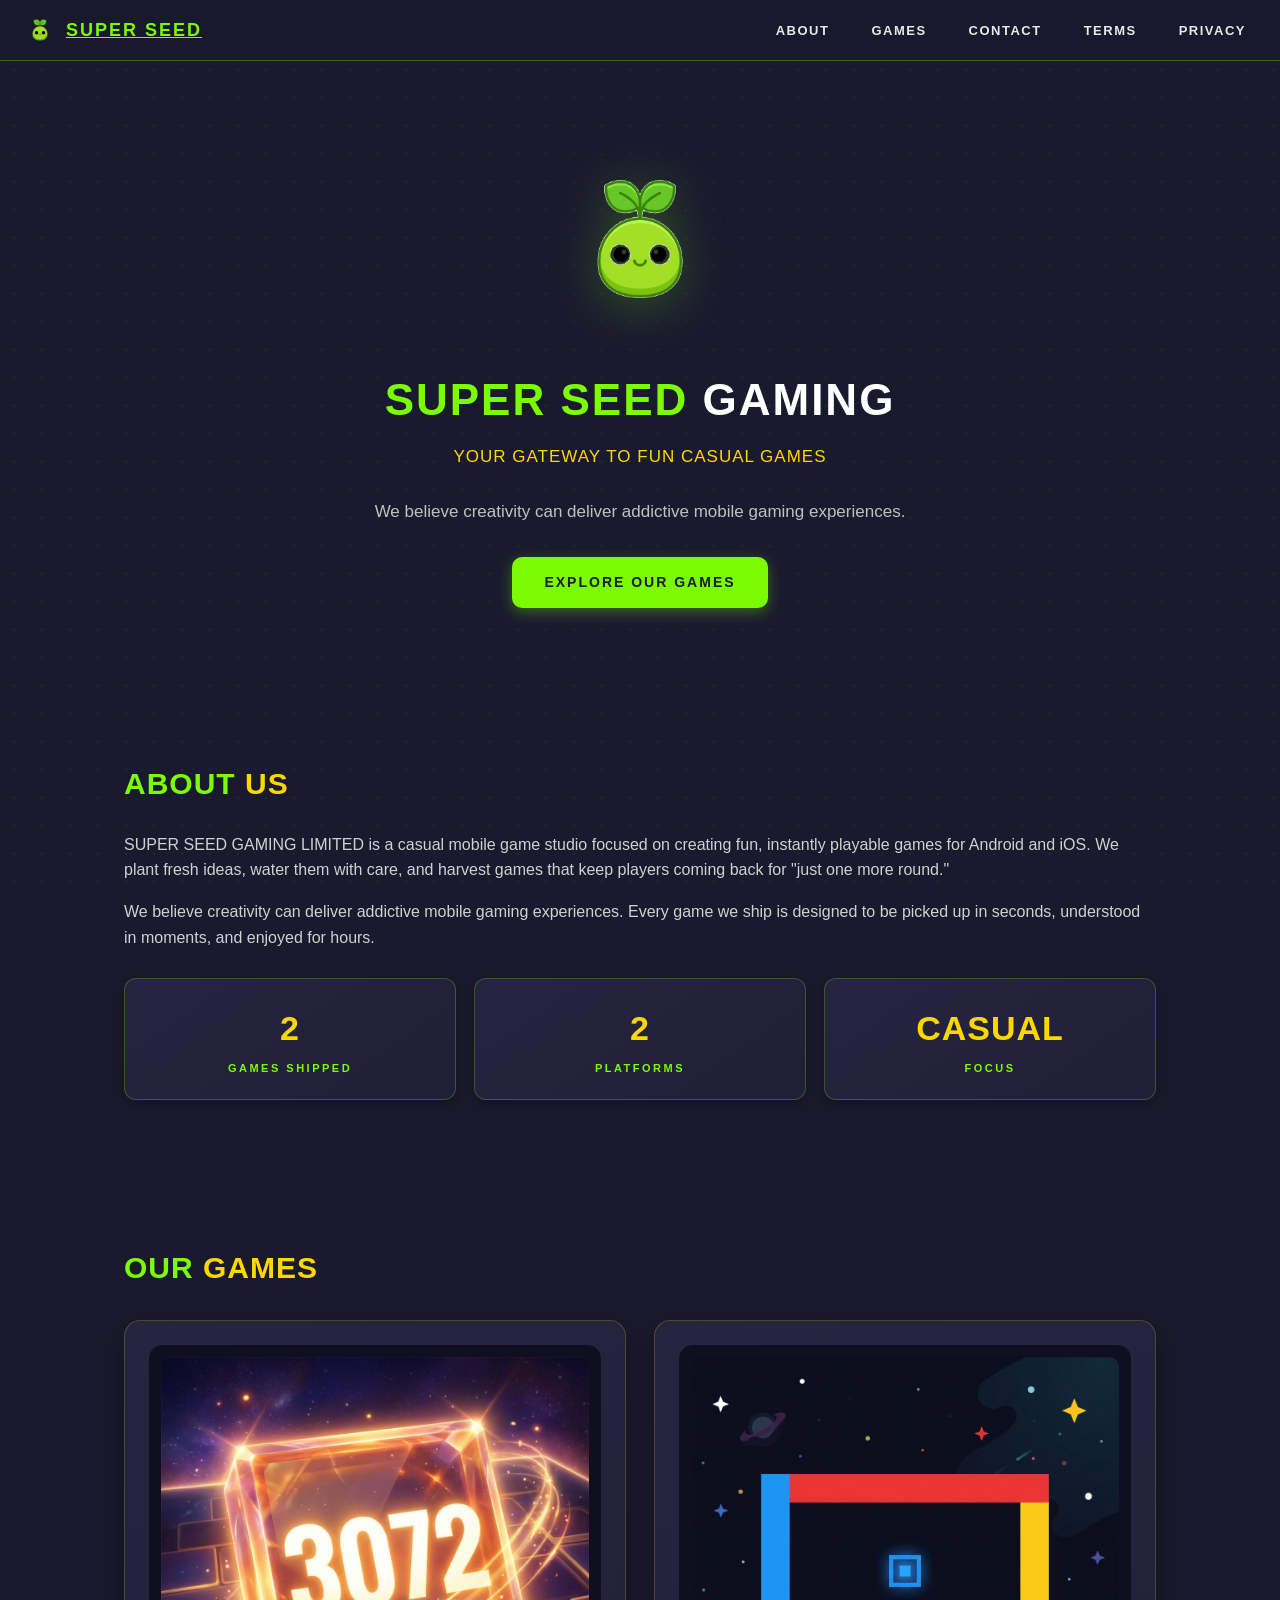
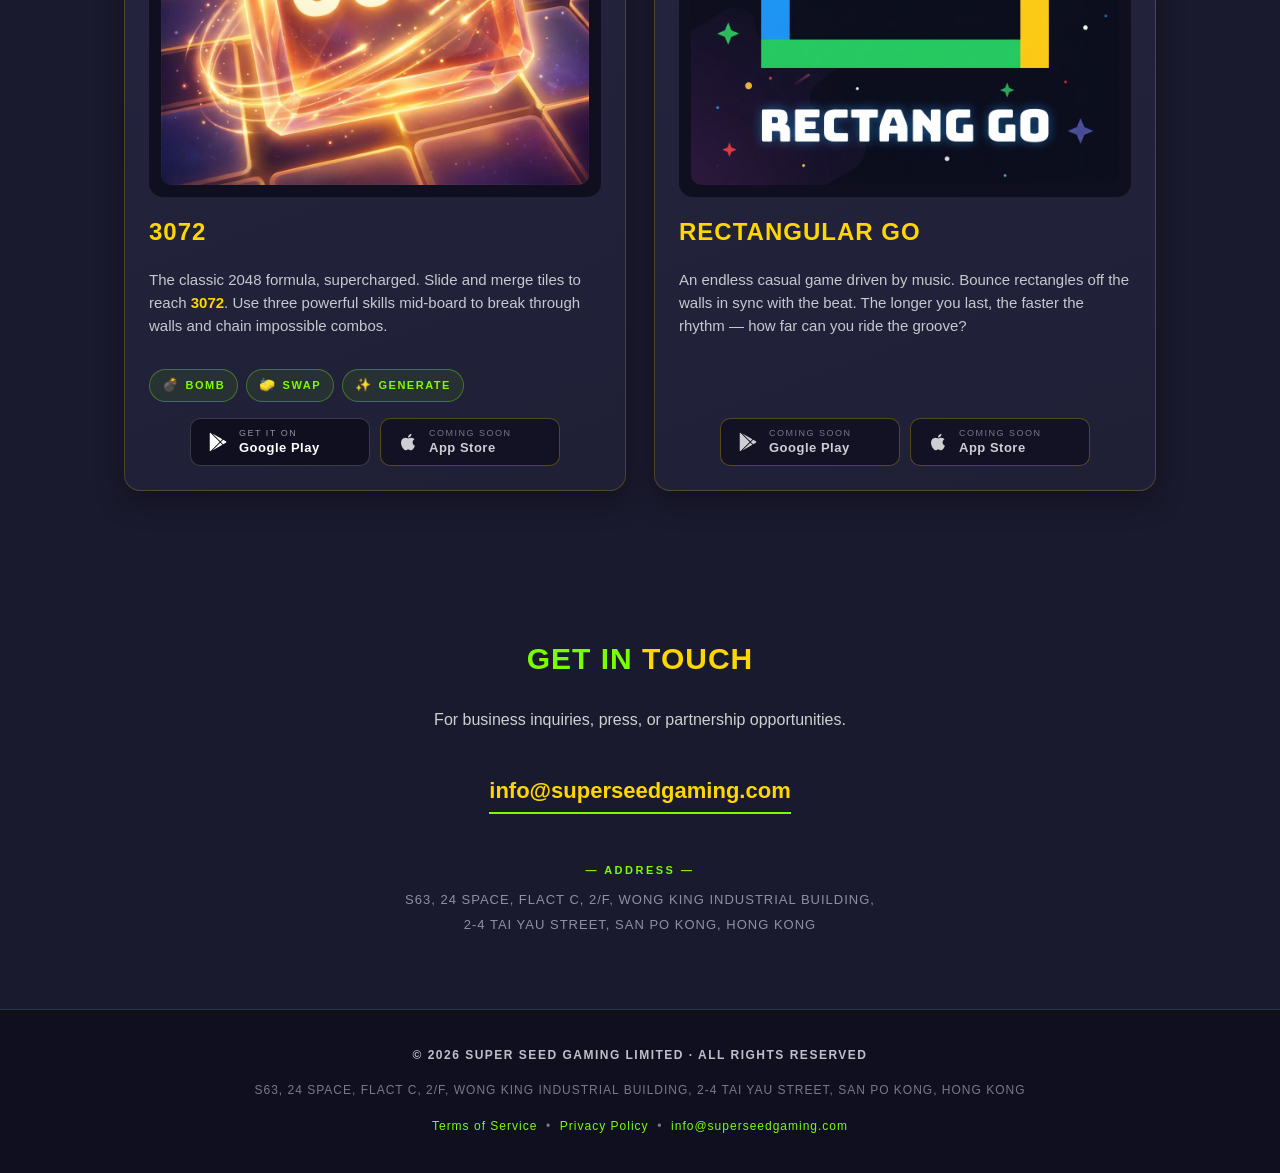
<file: index.html>
<!DOCTYPE html>
<html lang="en">
<head>
<meta charset="UTF-8">
<meta name="viewport" content="width=device-width, initial-scale=1.0">
<title>SUPER SEED GAMING LIMITED</title>
<style>
  /* ============================
     Reset & base
     ============================ */
  * { box-sizing: border-box; margin: 0; padding: 0; }
  html { scroll-behavior: smooth; }
  body {
    font-family: -apple-system, BlinkMacSystemFont, "Segoe UI", Roboto,
                 "Helvetica Neue", Arial, sans-serif;
    background: #1a1a2e;
    color: #e8e8e8;
    line-height: 1.6;
    overflow-x: hidden;
  }

  /* ============================
     Subtle dot grid background (modern app feel)
     ============================ */
  body::before {
    content: '';
    position: fixed;
    top: 0; left: 0;
    width: 100%; height: 100%;
    background-image: radial-gradient(rgba(124, 252, 0, 0.08) 1px, transparent 1px);
    background-size: 28px 28px;
    pointer-events: none;
    z-index: 0;
  }

  /* ============================
     Navigation
     ============================ */
  nav {
    position: sticky;
    top: 0;
    background: rgba(26, 26, 46, 0.92);
    border-bottom: 1px solid rgba(124, 252, 0, 0.35);
    padding: 14px 24px;
    display: flex;
    justify-content: space-between;
    align-items: center;
    z-index: 100;
    backdrop-filter: blur(10px);
    -webkit-backdrop-filter: blur(10px);
  }
  nav .brand {
    display: flex;
    align-items: center;
    gap: 10px;
    font-weight: 800;
    font-size: 18px;
    color: #7CFC00;
    letter-spacing: 2px;
  }
  nav .brand .nav-logo {
    height: 32px;
    width: 32px;
    object-fit: contain;
  }
  nav ul {
    list-style: none;
    display: flex;
    gap: 22px;
  }
  nav ul li a {
    color: #e8e8e8;
    text-decoration: none;
    font-size: 13px;
    font-weight: 600;
    letter-spacing: 1.5px;
    padding: 6px 10px;
    border-radius: 6px;
    transition: background 0.15s, color 0.15s;
  }
  nav ul li a:hover {
    background: rgba(255, 215, 0, 0.12);
    color: #FFD700;
  }

  /* ============================
     Layout
     ============================ */
  section {
    max-width: 1080px;
    margin: 0 auto;
    padding: 72px 24px;
    position: relative;
    z-index: 1;
  }
  section h2 {
    font-size: 30px;
    color: #7CFC00;
    margin-bottom: 24px;
    letter-spacing: 1px;
    font-weight: 800;
  }
  section h2 .accent {
    color: #FFD700;
  }
  section p {
    margin-bottom: 16px;
    font-size: 16px;
    color: #d0d0d0;
  }

  /* ============================
     Hero
     ============================ */
  #hero {
    text-align: center;
    padding-top: 88px;
    padding-bottom: 80px;
  }
  #hero .logo-wrap {
    margin-bottom: 28px;
  }
  #hero .logo-wrap img {
    width: 180px;
    height: 180px;
    object-fit: contain;
    filter: drop-shadow(0 8px 24px rgba(124, 252, 0, 0.25));
  }
  #hero h1 {
    font-size: 44px;
    letter-spacing: 2px;
    color: #ffffff;
    margin-bottom: 8px;
    font-weight: 800;
  }
  #hero h1 .highlight {
    color: #7CFC00;
  }
  #hero .tagline {
    font-size: 17px;
    color: #FFD700;
    letter-spacing: 1px;
    margin-bottom: 28px;
    font-weight: 500;
  }
  #hero .lede {
    max-width: 620px;
    margin: 0 auto 32px;
    font-size: 17px;
    color: #c0c0c0;
  }
  .btn {
    display: inline-block;
    padding: 14px 32px;
    background: #7CFC00;
    color: #1a1a2e;
    text-decoration: none;
    font-weight: 700;
    font-size: 14px;
    letter-spacing: 2px;
    border: none;
    border-radius: 10px;
    box-shadow: 0 4px 14px rgba(124, 252, 0, 0.35);
    transition: transform 0.12s, box-shadow 0.12s, background 0.12s;
    cursor: pointer;
  }
  .btn:hover {
    background: #92ff1a;
    transform: translateY(-2px);
    box-shadow: 0 8px 22px rgba(124, 252, 0, 0.5);
  }
  .btn:active {
    transform: translateY(0);
    box-shadow: 0 2px 8px rgba(124, 252, 0, 0.3);
  }

  /* ============================
     About
     ============================ */
  #about .stats {
    display: grid;
    grid-template-columns: repeat(auto-fit, minmax(180px, 1fr));
    gap: 18px;
    margin-top: 28px;
  }
  #about .stat {
    background: linear-gradient(145deg, #252540, #1f1f36);
    border: 1px solid rgba(124, 252, 0, 0.25);
    padding: 22px 18px;
    text-align: center;
    border-radius: 12px;
    box-shadow: 0 4px 14px rgba(0, 0, 0, 0.3);
  }
  #about .stat .num {
    font-size: 34px;
    color: #FFD700;
    font-weight: 800;
    margin-bottom: 4px;
    letter-spacing: 1px;
  }
  #about .stat .label {
    font-size: 11px;
    letter-spacing: 2.5px;
    color: #7CFC00;
    font-weight: 600;
  }

  /* ============================
     Games
     ============================ */
  #games .game-grid {
    display: grid;
    grid-template-columns: 1fr;
    gap: 28px;
    margin-top: 28px;
  }
  @media (min-width: 760px) {
    #games .game-grid { grid-template-columns: 1fr 1fr; }
  }
  #games .game-card {
    background: linear-gradient(160deg, #252540 0%, #1f1f36 100%);
    border: 1px solid rgba(255, 215, 0, 0.2);
    border-radius: 16px;
    padding: 24px;
    display: flex;
    flex-direction: column;
    gap: 16px;
    box-shadow: 0 10px 28px rgba(0, 0, 0, 0.35);
    transition: transform 0.18s, box-shadow 0.18s;
    position: relative;
  }
  /* stretched link — invisible overlay that captures whole-card clicks
     except where .store-btn / .store-buttons sit (they win via z-index) */
  #games .game-card .game-card-link {
    position: absolute;
    inset: 0;
    z-index: 1;
    border-radius: 16px;
  }
  #games .game-card .thumb,
  #games .game-card h3,
  #games .game-card .desc,
  #games .game-card .skills { position: relative; z-index: 2; pointer-events: none; }
  #games .game-card .store-buttons { position: relative; z-index: 3; }
  #games .game-card:hover .game-card-link::before {
    content: '';
    position: absolute;
    inset: -24px;
    border-radius: 18px;
  }
  #games .game-card:hover {
    transform: translateY(-4px);
    box-shadow: 0 16px 36px rgba(0, 0, 0, 0.45);
  }
  #games .game-card .thumb {
    width: 100%;
    aspect-ratio: 1 / 1;
    background: #0f0f1f;
    border-radius: 14px;
    overflow: hidden;
    display: flex;
    align-items: center;
    justify-content: center;
    padding: 12px;
  }
  #games .game-card .thumb img {
    width: 100%;
    height: 100%;
    object-fit: contain;
    border-radius: 10px;
  }
  #games .game-card h3 {
    color: #FFD700;
    font-size: 24px;
    letter-spacing: 1px;
    font-weight: 800;
  }
  #games .game-card .desc {
    font-size: 15px;
    color: #c8c8d0;
    flex-grow: 1;
    line-height: 1.55;
  }
  #games .game-card .desc strong {
    color: #FFD700;
  }
  #games .game-card .platforms {
    font-size: 11px;
    color: #7CFC00;
    letter-spacing: 2px;
    font-weight: 600;
    border-top: 1px solid rgba(255, 215, 0, 0.18);
    padding-top: 12px;
    margin-top: 4px;
  }

  /* ============================
     Store buttons (under each game icon)
     ============================ */
  .store-buttons {
    display: flex;
    gap: 10px;
    justify-content: center;
    align-items: stretch;
    flex-wrap: wrap;
  }
  .store-btn {
    display: inline-flex;
    align-items: center;
    gap: 10px;
    padding: 10px 16px;
    background: #0f0f1f;
    border: 1px solid rgba(255, 255, 255, 0.18);
    border-radius: 10px;
    color: #ffffff;
    text-decoration: none;
    font-weight: 700;
    font-size: 12px;
    letter-spacing: 1.2px;
    transition: background 0.15s, border-color 0.15s, transform 0.12s;
    cursor: pointer;
    flex: 1 1 130px;
    max-width: 180px;
    text-align: left;
  }
  .store-btn:hover {
    background: #252540;
    border-color: #7CFC00;
    transform: translateY(-2px);
  }
  .store-btn:active {
    transform: translateY(0);
  }
  .store-btn .icon-svg {
    width: 22px;
    height: 22px;
    flex-shrink: 0;
  }
  .store-btn .label {
    display: block;
    font-size: 9px;
    color: #9090a0;
    letter-spacing: 1.5px;
    font-weight: 500;
    line-height: 1;
    margin-bottom: 3px;
  }
  .store-btn .name {
    display: block;
    font-size: 13px;
    font-weight: 700;
    letter-spacing: 0.5px;
    line-height: 1.1;
  }
  .store-btn .col {
    display: flex;
    flex-direction: column;
    line-height: 1.1;
  }
  .store-btn.coming-soon {
    opacity: 0.78;
    border-color: rgba(255, 215, 0, 0.35);
  }
  .store-btn.coming-soon:hover {
    border-color: #FFD700;
  }

  /* ============================
     Coming-soon modal
     ============================ */
  .modal-backdrop {
    position: fixed;
    inset: 0;
    background: rgba(8, 8, 18, 0.78);
    display: none;
    align-items: center;
    justify-content: center;
    z-index: 200;
    backdrop-filter: blur(4px);
    -webkit-backdrop-filter: blur(4px);
  }
  .modal-backdrop.open { display: flex; }
  .modal {
    background: linear-gradient(160deg, #252540 0%, #1f1f36 100%);
    border: 1px solid rgba(255, 215, 0, 0.4);
    border-radius: 16px;
    padding: 32px 28px;
    max-width: 420px;
    width: 90%;
    text-align: center;
    box-shadow: 0 24px 60px rgba(0, 0, 0, 0.55);
  }
  .modal .modal-icon {
    font-size: 44px;
    margin-bottom: 8px;
  }
  .modal h3 {
    color: #FFD700;
    font-size: 22px;
    margin-bottom: 12px;
    letter-spacing: 1px;
  }
  .modal p {
    color: #d0d0d0;
    font-size: 14px;
    line-height: 1.6;
    margin-bottom: 22px;
  }
  .modal p strong { color: #7CFC00; }
  .modal .modal-close {
    background: #7CFC00;
    color: #1a1a2e;
    border: none;
    padding: 10px 28px;
    border-radius: 8px;
    font-weight: 700;
    font-size: 13px;
    letter-spacing: 1.5px;
    cursor: pointer;
    transition: background 0.15s, transform 0.1s;
  }
  .modal .modal-close:hover {
    background: #92ff1a;
    transform: translateY(-1px);
  }
  .skills {
    display: flex;
    gap: 8px;
    flex-wrap: wrap;
  }
  .skill-chip {
    background: rgba(124, 252, 0, 0.08);
    border: 1px solid rgba(124, 252, 0, 0.35);
    color: #7CFC00;
    padding: 5px 12px;
    font-size: 11px;
    font-weight: 700;
    letter-spacing: 1.5px;
    display: inline-flex;
    align-items: center;
    gap: 6px;
    border-radius: 999px;
  }
  .skill-chip .icon { font-size: 13px; }

  /* ============================
     Contact
     ============================ */
  #contact {
    text-align: center;
  }
  #contact .email {
    display: inline-block;
    margin: 24px 0;
    font-size: 22px;
    color: #FFD700;
    text-decoration: none;
    font-weight: 700;
    border-bottom: 2px solid #7CFC00;
    padding-bottom: 4px;
    transition: color 0.15s, border-color 0.15s;
  }
  #contact .email:hover {
    color: #ffe770;
    border-color: #FFD700;
  }
  #contact .address-block {
    margin-top: 22px;
    color: #9090a0;
    font-size: 13px;
    letter-spacing: 1px;
    line-height: 1.85;
  }
  #contact .address-block .label {
    color: #7CFC00;
    letter-spacing: 2.5px;
    font-size: 11px;
    font-weight: 700;
    margin-bottom: 8px;
  }

  /* ============================
     Footer
     ============================ */
  footer {
    text-align: center;
    padding: 36px 24px;
    background: #0f0f1f;
    color: #7a7a85;
    font-size: 12px;
    letter-spacing: 1px;
    border-top: 1px solid rgba(124, 252, 0, 0.2);
    position: relative;
    z-index: 1;
  }
  footer .company {
    color: #c0c0c8;
    font-weight: 700;
    letter-spacing: 1.5px;
  }
  footer a {
    color: #7CFC00;
    text-decoration: none;
  }
  footer a:hover { color: #FFD700; }
  footer .footer-meta {
    margin-top: 14px;
    line-height: 1.85;
  }

  /* ============================
     Mobile
     ============================ */
  @media (max-width: 640px) {
    #hero h1 { font-size: 30px; }
    #hero .logo-wrap img { width: 140px; height: 140px; }
    nav ul { gap: 8px; }
    nav ul li a { font-size: 11px; padding: 4px 6px; letter-spacing: 1px; }
    nav .brand { font-size: 14px; letter-spacing: 1px; }
    nav .brand .nav-logo { height: 26px; width: 26px; }
    #games .game-card { text-align: center; }
    #games .game-card .skills { justify-content: center; }
    .store-buttons { flex-direction: column; align-items: center; }
    .store-btn { max-width: 260px; width: 100%; }
  }
</style>
</head>
<body>

<a id="top"></a>

<!-- =====================
     Navigation
     ===================== -->
<nav>
  <a href="#top" class="brand" aria-label="Back to top">
    <img src="seed-logo-shield.png" alt="" class="nav-logo">
    SUPER SEED
  </a>
  <ul>
    <li><a href="#about">ABOUT</a></li>
    <li><a href="#games">GAMES</a></li>
    <li><a href="#contact">CONTACT</a></li>
    <li><a href="terms-of-service.html">TERMS</a></li>
    <li><a href="privacy-policy.html">PRIVACY</a></li>
  </ul>
</nav>

<!-- =====================
     Hero
     ===================== -->
<section id="hero">
  <div class="logo-wrap">
    <img src="seed-logo-shield.png" alt="SUPER SEED GAMING LIMITED">
  </div>
  <h1><span class="highlight">SUPER SEED</span> GAMING</h1>
  <div class="tagline">YOUR GATEWAY TO FUN CASUAL GAMES</div>
  <p class="lede">
    We believe creativity can deliver addictive mobile gaming experiences.
  </p>
  <a href="#games" class="btn">EXPLORE OUR GAMES</a>
</section>

<!-- =====================
     About
     ===================== -->
<section id="about">
  <h2>ABOUT <span class="accent">US</span></h2>
  <p>
    SUPER SEED GAMING LIMITED is a casual mobile game studio focused on
    creating fun, instantly playable games for Android and iOS.
    We plant fresh ideas, water them with care, and harvest games
    that keep players coming back for "just one more round."
  </p>
  <p>
    We believe creativity can deliver addictive mobile gaming experiences.
    Every game we ship is designed to be picked up in seconds,
    understood in moments, and enjoyed for hours.
  </p>
  <div class="stats">
    <div class="stat">
      <div class="num">2</div>
      <div class="label">GAMES SHIPPED</div>
    </div>
    <div class="stat">
      <div class="num">2</div>
      <div class="label">PLATFORMS</div>
    </div>
    <div class="stat">
      <div class="num">CASUAL</div>
      <div class="label">FOCUS</div>
    </div>
  </div>
</section>

<!-- =====================
     Games
     ===================== -->
<section id="games">
  <h2>OUR <span class="accent">GAMES</span></h2>
  <div class="game-grid">

    <!-- 3072 -->
    <div class="game-card">
      <a href="3072.html" class="game-card-link" aria-label="Open 3072 details"></a>
      <div class="thumb">
        <img src="game-3072.png" alt="3072 app icon">
      </div>
      <h3>3072</h3>
      <p class="desc">
        The classic 2048 formula, supercharged. Slide and merge tiles to
        reach <strong>3072</strong>. Use three powerful skills mid-board
        to break through walls and chain impossible combos.
      </p>
      <div class="skills">
        <div class="skill-chip"><span class="icon">&#x1F4A3;</span> BOMB</div>
        <div class="skill-chip"><span class="icon">&#x1F9FD;</span> SWAP</div>
        <div class="skill-chip"><span class="icon">&#x2728;</span> GENERATE</div>
      </div>
      <div class="store-buttons">
        <a href="https://play.google.com/store/apps/details?id=com.sydneysiu.wkiat3072"
           class="store-btn"
           target="_blank" rel="noopener"
           onclick="event.stopPropagation();">
          <svg class="icon-svg" viewBox="0 0 24 24" fill="currentColor" xmlns="http://www.w3.org/2000/svg">
            <path d="M3.609 1.814L13.792 12 3.61 22.186a.996.996 0 0 1-.61-.92V2.734a1 1 0 0 1 .609-.92zm10.89 10.893l2.302 2.302-10.937 6.333 8.635-8.635zm3.199-3.198l2.807 1.626a1 1 0 0 1 0 1.73l-2.808 1.626L15.119 12l2.579-2.491zM5.864 2.658L16.802 8.99l-2.303 2.303L5.864 2.658z"/>
          </svg>
          <span class="col">
            <span class="label">GET IT ON</span>
            <span class="name">Google Play</span>
          </span>
        </a>
        <a href="#" class="store-btn coming-soon" data-game="3072" data-store="iOS App Store">
          <svg class="icon-svg" viewBox="0 0 24 24" fill="currentColor" xmlns="http://www.w3.org/2000/svg">
            <path d="M17.05 20.28c-.98.95-2.05.8-3.08.35-1.09-.46-2.09-.48-3.24 0-1.44.62-2.2.44-3.06-.35C2.79 15.25 3.51 7.59 9.05 7.31c1.35.07 2.29.74 3.08.8 1.18-.24 2.31-.93 3.57-.84 1.51.12 2.65.72 3.4 1.8-3.12 1.87-2.38 5.98.48 7.13-.57 1.5-1.31 2.99-2.54 4.09l.01-.01zM12.03 7.25c-.15-2.23 1.66-4.07 3.74-4.25.29 2.58-2.34 4.5-3.74 4.25z"/>
          </svg>
          <span class="col">
            <span class="label">COMING SOON</span>
            <span class="name">App Store</span>
          </span>
        </a>
      </div>
    </div>

    <!-- Rectangular Go -->
    <div class="game-card">
      <a href="rectangular-go.html" class="game-card-link" aria-label="Open Rectangular Go details"></a>
      <div class="thumb">
        <img src="game-rectangular-go.png" alt="Rectangular Go app icon">
      </div>
      <h3>RECTANGULAR GO</h3>
      <p class="desc">
        An endless casual game driven by music. Bounce rectangles off
        the walls in sync with the beat. The longer you last, the
        faster the rhythm &mdash; how far can you ride the groove?
      </p>
      <div class="store-buttons">
        <a href="#" class="store-btn coming-soon" data-game="Rectangular Go" data-store="Google Play">
          <svg class="icon-svg" viewBox="0 0 24 24" fill="currentColor" xmlns="http://www.w3.org/2000/svg">
            <path d="M3.609 1.814L13.792 12 3.61 22.186a.996.996 0 0 1-.61-.92V2.734a1 1 0 0 1 .609-.92zm10.89 10.893l2.302 2.302-10.937 6.333 8.635-8.635zm3.199-3.198l2.807 1.626a1 1 0 0 1 0 1.73l-2.808 1.626L15.119 12l2.579-2.491zM5.864 2.658L16.802 8.99l-2.303 2.303L5.864 2.658z"/>
          </svg>
          <span class="col">
            <span class="label">COMING SOON</span>
            <span class="name">Google Play</span>
          </span>
        </a>
        <a href="#" class="store-btn coming-soon" data-game="Rectangular Go" data-store="iOS App Store">
          <svg class="icon-svg" viewBox="0 0 24 24" fill="currentColor" xmlns="http://www.w3.org/2000/svg">
            <path d="M17.05 20.28c-.98.95-2.05.8-3.08.35-1.09-.46-2.09-.48-3.24 0-1.44.62-2.2.44-3.06-.35C2.79 15.25 3.51 7.59 9.05 7.31c1.35.07 2.29.74 3.08.8 1.18-.24 2.31-.93 3.57-.84 1.51.12 2.65.72 3.4 1.8-3.12 1.87-2.38 5.98.48 7.13-.57 1.5-1.31 2.99-2.54 4.09l.01-.01zM12.03 7.25c-.15-2.23 1.66-4.07 3.74-4.25.29 2.58-2.34 4.5-3.74 4.25z"/>
          </svg>
          <span class="col">
            <span class="label">COMING SOON</span>
            <span class="name">App Store</span>
          </span>
        </a>
      </div>
    </div>

  </div>
</section>

<!-- =====================
     Contact
     ===================== -->
<section id="contact">
  <h2>GET IN <span class="accent">TOUCH</span></h2>
  <p>For business inquiries, press, or partnership opportunities.</p>
  <a href="mailto:info@superseedgaming.com" class="email">
    info@superseedgaming.com
  </a>
  <div class="address-block">
    <div class="label">&mdash; ADDRESS &mdash;</div>
    S63, 24 SPACE, FLACT C, 2/F, WONG KING INDUSTRIAL BUILDING,<br>
    2-4 TAI YAU STREET, SAN PO KONG, HONG KONG
  </div>
</section>

<!-- =====================
     Footer
     ===================== -->
<footer>
  <p class="company">&copy; 2026 SUPER SEED GAMING LIMITED &middot; ALL RIGHTS RESERVED</p>
  <p class="footer-meta">
    S63, 24 SPACE, FLACT C, 2/F, WONG KING INDUSTRIAL BUILDING, 2-4 TAI YAU STREET, SAN PO KONG, HONG KONG
  </p>
  <p class="footer-meta">
    <a href="terms-of-service.html">Terms of Service</a>
    &nbsp;&bull;&nbsp;
    <a href="privacy-policy.html">Privacy Policy</a>
    &nbsp;&bull;&nbsp;
    <a href="mailto:info@superseedgaming.com">info@superseedgaming.com</a>
  </p>
</footer>

<!-- =====================
     Coming-soon modal (shared)
     ===================== -->
<div id="comingSoonModal" class="modal-backdrop" role="dialog" aria-modal="true" aria-labelledby="modal-title">
  <div class="modal">
    <div class="modal-icon">&#x1F680;</div>
    <h3 id="modal-title">COMING SOON</h3>
    <p id="modal-body">
      <span id="modal-game">This game</span> is not yet available on
      <span id="modal-store">this store</span>.
      We're submitting it to the store very soon. Stay tuned!
    </p>
    <button class="modal-close" type="button" onclick="closeModal()">GOT IT</button>
  </div>
</div>

<script>
  // Open modal with the appropriate game + store labels
  function openComingSoon(game, store) {
    document.getElementById('modal-game').textContent = game;
    document.getElementById('modal-store').textContent = store;
    document.getElementById('comingSoonModal').classList.add('open');
  }
  function closeModal() {
    document.getElementById('comingSoonModal').classList.remove('open');
  }
  // Wire up all .coming-soon links
  document.querySelectorAll('.store-btn.coming-soon').forEach(function (btn) {
    btn.addEventListener('click', function (e) {
      e.preventDefault();
      e.stopPropagation();
      var game  = btn.getAttribute('data-game')  || 'This game';
      var store = btn.getAttribute('data-store') || 'this store';
      openComingSoon(game, store);
    });
  });
  // Close on backdrop click
  document.getElementById('comingSoonModal').addEventListener('click', function (e) {
    if (e.target === this) closeModal();
  });
  // Close on Escape
  document.addEventListener('keydown', function (e) {
    if (e.key === 'Escape') closeModal();
  });
</script>
</body>
</html>
</file>
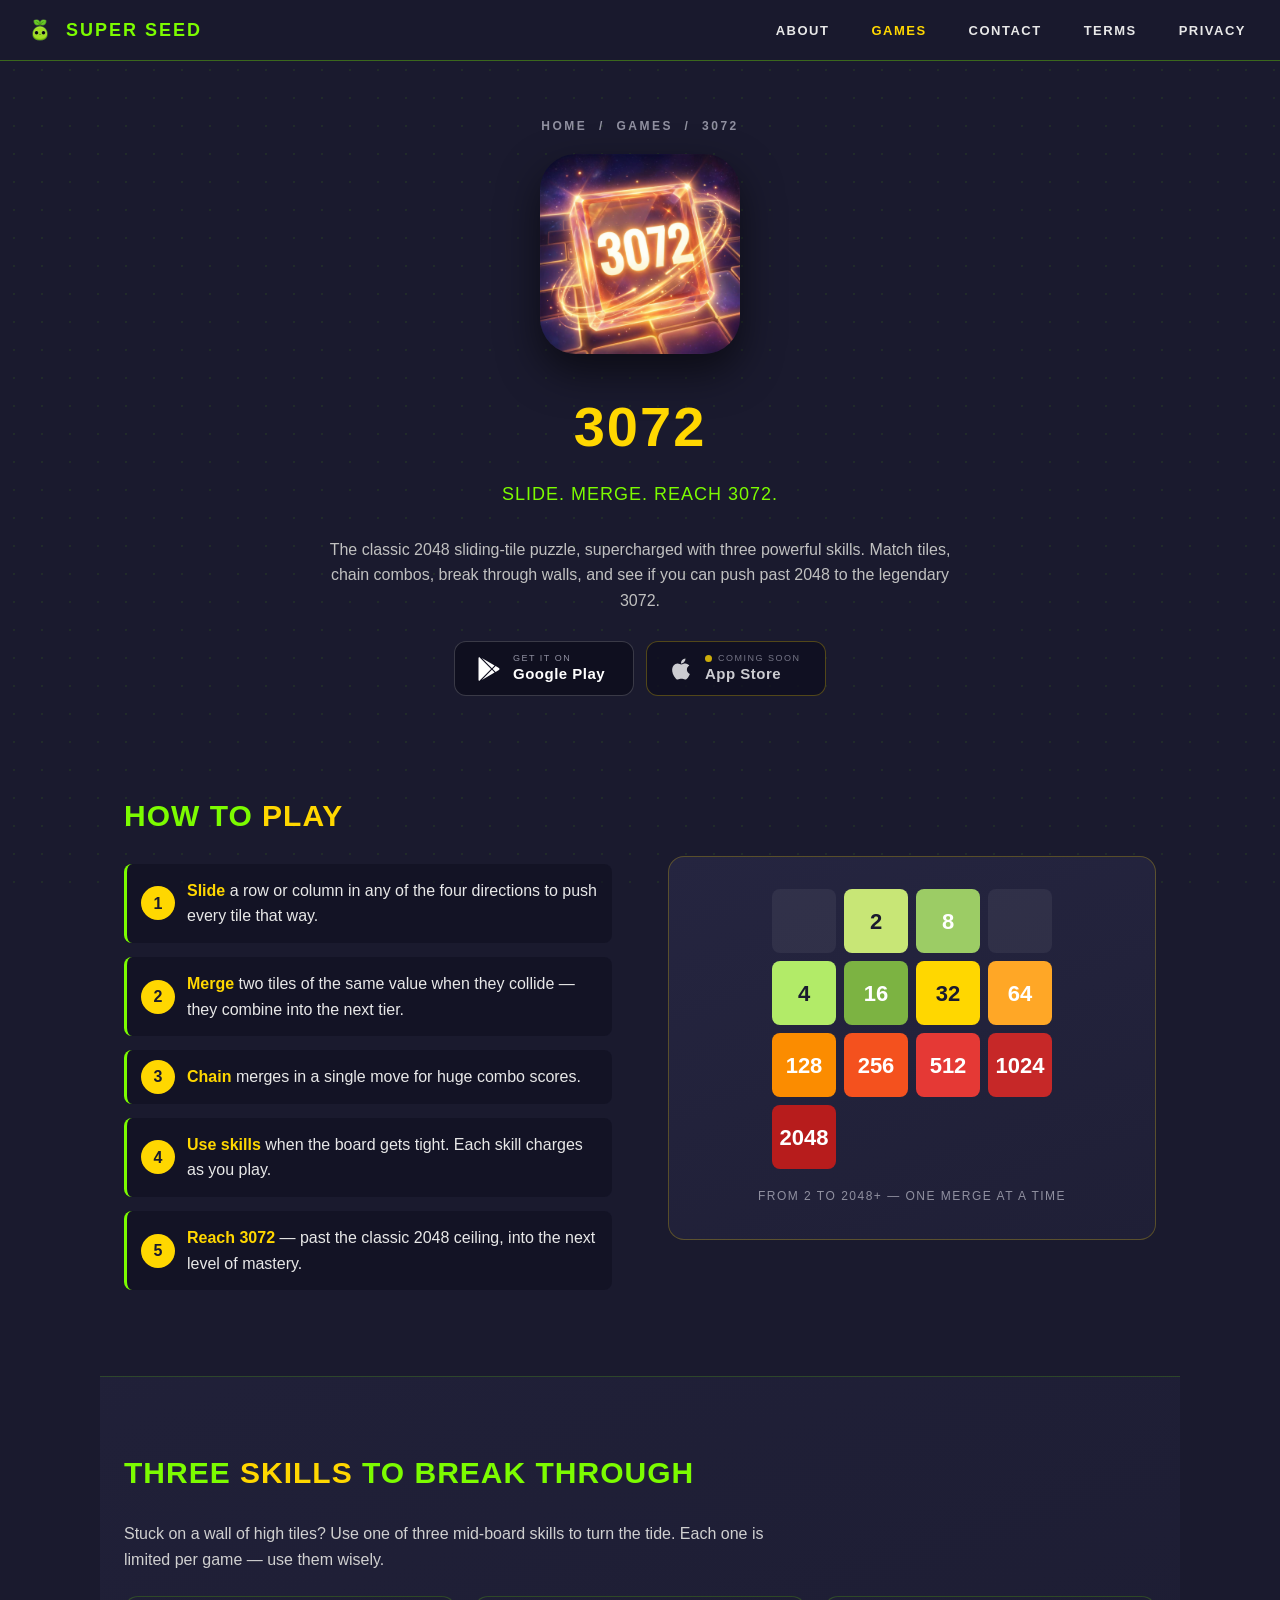
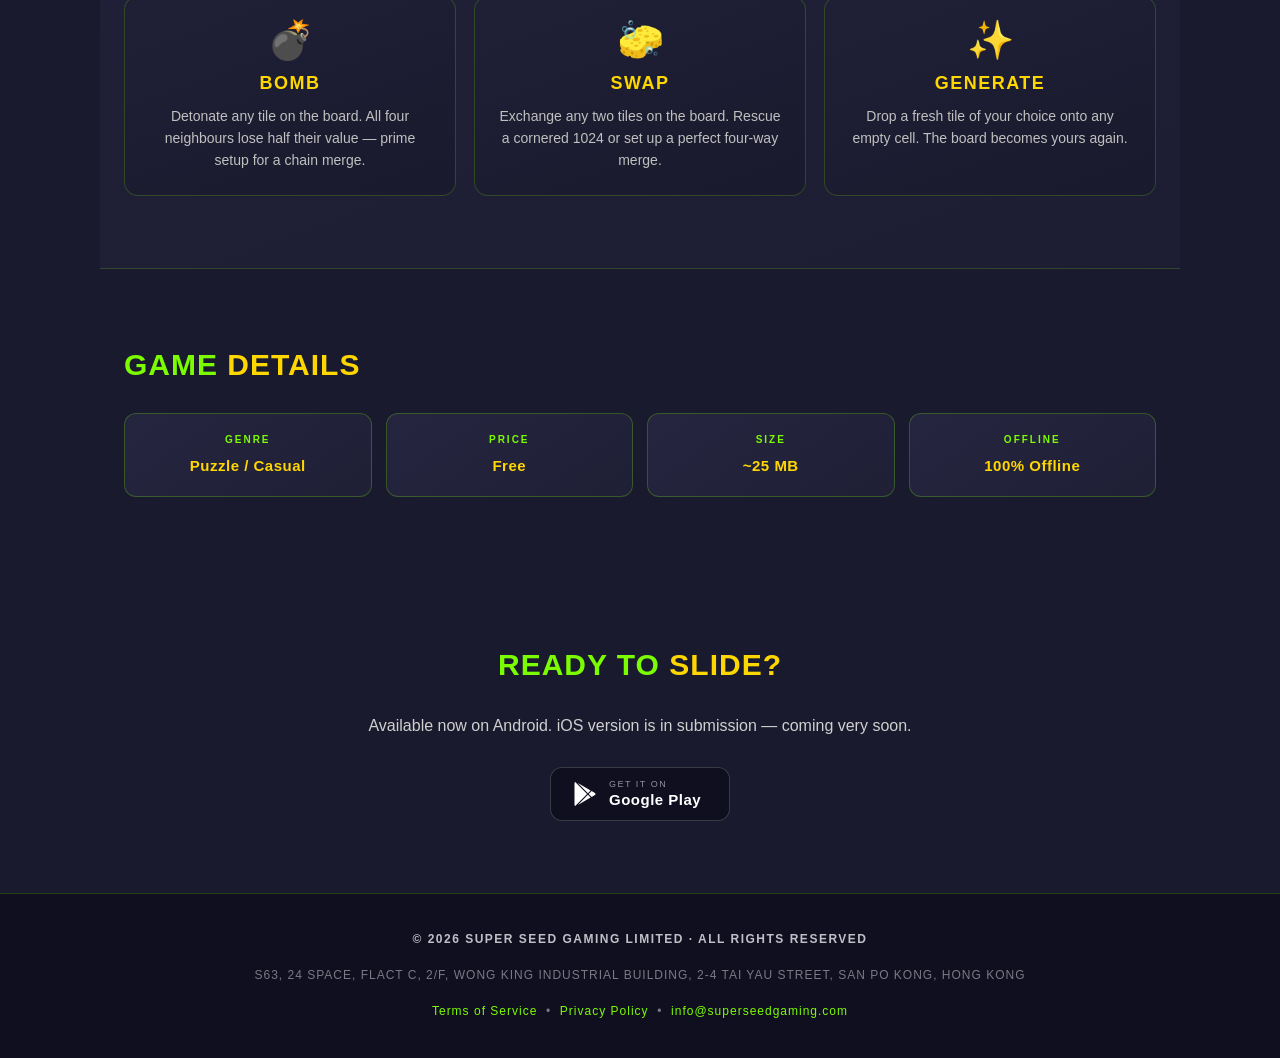
<file: 3072.html>
<!DOCTYPE html>
<html lang="en">
<head>
<meta charset="UTF-8">
<meta name="viewport" content="width=device-width, initial-scale=1.0">
<title>3072 — Super Seed Gaming</title>
<style>
  * { box-sizing: border-box; margin: 0; padding: 0; }
  html { scroll-behavior: smooth; }
  body {
    font-family: -apple-system, BlinkMacSystemFont, "Segoe UI", Roboto,
                 "Helvetica Neue", Arial, sans-serif;
    background: #1a1a2e;
    color: #e8e8e8;
    line-height: 1.6;
    overflow-x: hidden;
  }
  body::before {
    content: '';
    position: fixed;
    top: 0; left: 0;
    width: 100%; height: 100%;
    background-image: radial-gradient(rgba(124, 252, 0, 0.08) 1px, transparent 1px);
    background-size: 28px 28px;
    pointer-events: none;
    z-index: 0;
  }

  /* ----- Nav (shared) ----- */
  nav {
    position: sticky; top: 0;
    background: rgba(26, 26, 46, 0.92);
    border-bottom: 1px solid rgba(124, 252, 0, 0.35);
    padding: 14px 24px;
    display: flex; justify-content: space-between; align-items: center;
    z-index: 100;
    backdrop-filter: blur(10px); -webkit-backdrop-filter: blur(10px);
  }
  nav .brand {
    display: flex; align-items: center; gap: 10px;
    font-weight: 800; font-size: 18px; color: #7CFC00;
    letter-spacing: 2px;
    text-decoration: none;
  }
  nav .brand .nav-logo { height: 32px; width: 32px; object-fit: contain; }
  nav ul { list-style: none; display: flex; gap: 22px; }
  nav ul li a {
    color: #e8e8e8; text-decoration: none;
    font-size: 13px; font-weight: 600; letter-spacing: 1.5px;
    padding: 6px 10px; border-radius: 6px;
    transition: background 0.15s, color 0.15s;
  }
  nav ul li a:hover { background: rgba(255, 215, 0, 0.12); color: #FFD700; }
  nav ul li a.active { color: #FFD700; }

  section {
    max-width: 1080px; margin: 0 auto;
    padding: 72px 24px;
    position: relative; z-index: 1;
  }
  section h2 {
    font-size: 30px; color: #7CFC00;
    margin-bottom: 24px; letter-spacing: 1px; font-weight: 800;
  }
  section h2 .accent { color: #FFD700; }
  section p {
    margin-bottom: 16px; font-size: 16px; color: #d0d0d0;
  }

  /* ----- Hero (game) ----- */
  #game-hero {
    text-align: center;
    padding-top: 56px;
    padding-bottom: 24px;
  }
  #game-hero .crumb {
    font-size: 12px; letter-spacing: 2.5px;
    color: #9090a0; font-weight: 600;
    margin-bottom: 18px;
  }
  #game-hero .crumb a {
    color: #9090a0; text-decoration: none;
  }
  #game-hero .crumb a:hover { color: #FFD700; }
  #game-hero .game-icon {
    width: 200px; height: 200px;
    object-fit: contain; border-radius: 36px;
    box-shadow: 0 18px 40px rgba(0, 0, 0, 0.55);
    margin: 0 auto 28px;
    display: block;
  }
  #game-hero h1 {
    font-size: 56px; letter-spacing: 2px;
    color: #ffffff; margin-bottom: 8px; font-weight: 800;
  }
  #game-hero h1 .highlight { color: #FFD700; }
  #game-hero .tagline {
    font-size: 18px; color: #7CFC00;
    letter-spacing: 1px; margin-bottom: 28px; font-weight: 500;
  }
  #game-hero .lede {
    max-width: 640px; margin: 0 auto 28px; font-size: 16px; color: #c0c0c0;
  }
  .store-buttons { display: flex; gap: 12px; justify-content: center; flex-wrap: wrap; }
  .store-btn {
    display: inline-flex; align-items: center; gap: 10px;
    padding: 12px 20px;
    background: #0f0f1f;
    border: 1px solid rgba(255, 255, 255, 0.18);
    border-radius: 12px;
    color: #ffffff; text-decoration: none;
    font-weight: 700; font-size: 13px; letter-spacing: 1.2px;
    transition: background 0.15s, border-color 0.15s, transform 0.12s;
    cursor: pointer;
    min-width: 180px;
    text-align: left;
  }
  .store-btn:hover {
    background: #252540; border-color: #7CFC00; transform: translateY(-2px);
  }
  .store-btn .icon-svg { width: 28px; height: 28px; flex-shrink: 0; }
  .store-btn .label { display: block; font-size: 9px; color: #9090a0;
    letter-spacing: 1.5px; font-weight: 500; line-height: 1; margin-bottom: 3px; }
  .store-btn .name { display: block; font-size: 15px; font-weight: 700;
    letter-spacing: 0.5px; line-height: 1.1; }
  .store-btn .col { display: flex; flex-direction: column; line-height: 1.1; }
  .store-btn.coming-soon { opacity: 0.78; border-color: rgba(255, 215, 0, 0.35); }
  .store-btn.coming-soon:hover { border-color: #FFD700; }
  .store-btn .pulse-dot {
    display: inline-block;
    width: 7px; height: 7px;
    background: #FFD700;
    border-radius: 50%;
    margin-right: 6px;
    animation: pulse 1.5s ease-in-out infinite;
    vertical-align: middle;
  }
  @keyframes pulse {
    0%, 100% { opacity: 1; transform: scale(1); }
    50%      { opacity: 0.4; transform: scale(1.4); }
  }

  /* ----- Features ----- */
  #features {
    background: linear-gradient(160deg, rgba(37, 37, 64, 0.6) 0%, rgba(31, 31, 54, 0.6) 100%);
    border-top: 1px solid rgba(124, 252, 0, 0.18);
    border-bottom: 1px solid rgba(124, 252, 0, 0.18);
  }
  .feature-grid {
    display: grid; grid-template-columns: 1fr; gap: 18px; margin-top: 24px;
  }
  @media (min-width: 720px) {
    .feature-grid { grid-template-columns: 1fr 1fr 1fr; }
  }
  .feature-card {
    background: linear-gradient(160deg, #1f1f36, #1a1a2e);
    border: 1px solid rgba(124, 252, 0, 0.2);
    border-radius: 14px;
    padding: 24px 22px;
    text-align: center;
  }
  .feature-card .ico {
    font-size: 38px; line-height: 1;
    margin-bottom: 10px;
  }
  .feature-card h3 {
    color: #FFD700; font-size: 18px; letter-spacing: 1.5px;
    font-weight: 800; margin-bottom: 8px;
  }
  .feature-card p { font-size: 14px; color: #c0c0c0; line-height: 1.55; margin: 0; }

  /* ----- How to play ----- */
  #how-to {
    display: grid; grid-template-columns: 1fr; gap: 32px;
    align-items: center;
  }
  @media (min-width: 760px) {
    #how-to { grid-template-columns: 1fr 1fr; gap: 56px; }
  }
  #how-to .steps { list-style: none; counter-reset: stp; }
  #how-to .steps li {
    counter-increment: stp;
    padding: 14px 14px 14px 60px;
    margin-bottom: 14px;
    background: rgba(15, 15, 31, 0.55);
    border-left: 3px solid #7CFC00;
    border-radius: 8px;
    position: relative;
  }
  #how-to .steps li::before {
    content: counter(stp);
    position: absolute; left: 14px; top: 50%;
    transform: translateY(-50%);
    width: 34px; height: 34px;
    background: #FFD700;
    color: #1a1a2e;
    border-radius: 50%;
    display: flex; align-items: center; justify-content: center;
    font-weight: 800; font-size: 16px;
  }
  #how-to .steps li strong { color: #FFD700; }
  #how-to .illust {
    background: linear-gradient(160deg, #252540, #1f1f36);
    border: 1px solid rgba(255, 215, 0, 0.25);
    border-radius: 16px;
    padding: 32px 24px;
    text-align: center;
  }
  #how-to .illust .grid {
    display: grid;
    grid-template-columns: repeat(4, 1fr);
    gap: 8px;
    max-width: 280px;
    margin: 0 auto 18px;
  }
  #how-to .illust .grid .cell {
    aspect-ratio: 1 / 1;
    border-radius: 8px;
    display: flex; align-items: center; justify-content: center;
    font-weight: 800; font-size: 22px;
    color: #1a1a2e;
  }
  #how-to .illust .grid .c2  { background: #c8e676; }
  #how-to .illust .grid .c4  { background: #b2eb68; }
  #how-to .illust .grid .c8  { background: #9ccc65; color: #fff; }
  #how-to .illust .grid .c16 { background: #7CB342; color: #fff; }
  #how-to .illust .grid .c32 { background: #FFD700; }
  #how-to .illust .grid .c64 { background: #FFA726; color: #fff; }
  #how-to .illust .grid .c128 { background: #FB8C00; color: #fff; }
  #how-to .illust .grid .c256 { background: #F4511E; color: #fff; }
  #how-to .illust .grid .c512 { background: #E53935; color: #fff; }
  #how-to .illust .grid .c1024 { background: #C62828; color: #fff; }
  #how-to .illust .grid .c2048 { background: #B71C1C; color: #fff; }
  #how-to .illust .grid .empty { background: rgba(255, 255, 255, 0.06); }
  #how-to .illust .cap {
    font-size: 12px; color: #9090a0; letter-spacing: 1.5px;
  }

  /* ----- Specs ----- */
  #specs .spec-grid {
    display: grid; grid-template-columns: 1fr 1fr; gap: 14px;
    margin-top: 22px;
  }
  @media (min-width: 600px) {
    #specs .spec-grid { grid-template-columns: repeat(4, 1fr); }
  }
  #specs .spec {
    background: linear-gradient(145deg, #252540, #1f1f36);
    border: 1px solid rgba(124, 252, 0, 0.25);
    padding: 18px 14px;
    border-radius: 12px;
    text-align: center;
  }
  #specs .spec .lab {
    font-size: 10px; color: #7CFC00; letter-spacing: 2px;
    font-weight: 700; margin-bottom: 6px;
  }
  #specs .spec .val {
    font-size: 15px; color: #FFD700; font-weight: 700;
    letter-spacing: 0.5px;
  }

  /* ----- Final CTA ----- */
  #final-cta {
    text-align: center;
  }
  #final-cta p { margin-bottom: 28px; }

  /* ----- Modal (same as index) ----- */
  .modal-backdrop {
    position: fixed; inset: 0;
    background: rgba(8, 8, 18, 0.78);
    display: none; align-items: center; justify-content: center;
    z-index: 200;
    backdrop-filter: blur(4px); -webkit-backdrop-filter: blur(4px);
  }
  .modal-backdrop.open { display: flex; }
  .modal {
    background: linear-gradient(160deg, #252540 0%, #1f1f36 100%);
    border: 1px solid rgba(255, 215, 0, 0.4);
    border-radius: 16px; padding: 32px 28px;
    max-width: 420px; width: 90%; text-align: center;
    box-shadow: 0 24px 60px rgba(0, 0, 0, 0.55);
  }
  .modal .modal-icon { font-size: 44px; margin-bottom: 8px; }
  .modal h3 { color: #FFD700; font-size: 22px; margin-bottom: 12px; letter-spacing: 1px; }
  .modal p { color: #d0d0d0; font-size: 14px; line-height: 1.6; margin-bottom: 22px; }
  .modal p strong { color: #7CFC00; }
  .modal .modal-close {
    background: #7CFC00; color: #1a1a2e; border: none;
    padding: 10px 28px; border-radius: 8px;
    font-weight: 700; font-size: 13px; letter-spacing: 1.5px;
    cursor: pointer;
  }

  /* ----- Footer (shared) ----- */
  footer {
    text-align: center; padding: 36px 24px;
    background: #0f0f1f; color: #7a7a85;
    font-size: 12px; letter-spacing: 1px;
    border-top: 1px solid rgba(124, 252, 0, 0.2);
    position: relative; z-index: 1;
  }
  footer .company { color: #c0c0c8; font-weight: 700; letter-spacing: 1.5px; }
  footer a { color: #7CFC00; text-decoration: none; }
  footer a:hover { color: #FFD700; }
  footer .footer-meta { margin-top: 14px; line-height: 1.85; }

  @media (max-width: 640px) {
    #game-hero h1 { font-size: 40px; }
    #game-hero .game-icon { width: 160px; height: 160px; }
    nav ul { gap: 8px; }
    nav ul li a { font-size: 11px; padding: 4px 6px; letter-spacing: 1px; }
    nav .brand { font-size: 14px; letter-spacing: 1px; }
    nav .brand .nav-logo { height: 26px; width: 26px; }
    .store-buttons { flex-direction: column; align-items: center; }
    .store-btn { width: 100%; max-width: 280px; }
  }
</style>
</head>
<body>

<!-- =====================
     Navigation
     ===================== -->
<nav>
  <a href="index.html" class="brand">
    <img src="seed-logo-shield.png" alt="" class="nav-logo">
    SUPER SEED
  </a>
  <ul>
    <li><a href="index.html#about">ABOUT</a></li>
    <li><a href="index.html#games" class="active">GAMES</a></li>
    <li><a href="index.html#contact">CONTACT</a></li>
    <li><a href="terms-of-service.html">TERMS</a></li>
    <li><a href="privacy-policy.html">PRIVACY</a></li>
  </ul>
</nav>

<!-- =====================
     Game Hero
     ===================== -->
<section id="game-hero">
  <div class="crumb">
    <a href="index.html">HOME</a> &nbsp;/&nbsp;
    <a href="index.html#games">GAMES</a> &nbsp;/&nbsp; 3072
  </div>
  <img src="game-3072.png" alt="3072 app icon" class="game-icon">
  <h1><span class="highlight">3072</span></h1>
  <div class="tagline">SLIDE. MERGE. REACH <span class="highlight">3072</span>.</div>
  <p class="lede">
    The classic 2048 sliding-tile puzzle, supercharged with three powerful
    skills. Match tiles, chain combos, break through walls, and see if
    you can push past 2048 to the legendary 3072.
  </p>
  <div class="store-buttons">
    <a href="https://play.google.com/store/apps/details?id=com.sydneysiu.wkiat3072"
       class="store-btn"
       target="_blank" rel="noopener">
      <svg class="icon-svg" viewBox="0 0 24 24" fill="currentColor" xmlns="http://www.w3.org/2000/svg">
        <path d="M3.609 1.814L13.792 12 3.61 22.186a.996.996 0 0 1-.61-.92V2.734a1 1 0 0 1 .609-.92zm10.89 10.893l2.302 2.302-10.937 6.333 8.635-8.635zm3.199-3.198l2.807 1.626a1 1 0 0 1 0 1.73l-2.808 1.626L15.119 12l2.579-2.491zM5.864 2.658L16.802 8.99l-2.303 2.303L5.864 2.658z"/>
      </svg>
      <span class="col">
        <span class="label">GET IT ON</span>
        <span class="name">Google Play</span>
      </span>
    </a>
    <a href="#" class="store-btn coming-soon" data-game="3072" data-store="iOS App Store">
      <svg class="icon-svg" viewBox="0 0 24 24" fill="currentColor" xmlns="http://www.w3.org/2000/svg">
        <path d="M17.05 20.28c-.98.95-2.05.8-3.08.35-1.09-.46-2.09-.48-3.24 0-1.44.62-2.2.44-3.06-.35C2.79 15.25 3.51 7.59 9.05 7.31c1.35.07 2.29.74 3.08.8 1.18-.24 2.31-.93 3.57-.84 1.51.12 2.65.72 3.4 1.8-3.12 1.87-2.38 5.98.48 7.13-.57 1.5-1.31 2.99-2.54 4.09l.01-.01zM12.03 7.25c-.15-2.23 1.66-4.07 3.74-4.25.29 2.58-2.34 4.5-3.74 4.25z"/>
      </svg>
      <span class="col">
        <span class="label"><span class="pulse-dot"></span>COMING SOON</span>
        <span class="name">App Store</span>
      </span>
    </a>
  </div>
</section>

<!-- =====================
     How to play
     ===================== -->
<section id="how-to">
  <div>
    <h2>HOW TO <span class="accent">PLAY</span></h2>
    <ol class="steps">
      <li><strong>Slide</strong> a row or column in any of the four directions to push every tile that way.</li>
      <li><strong>Merge</strong> two tiles of the same value when they collide &mdash; they combine into the next tier.</li>
      <li><strong>Chain</strong> merges in a single move for huge combo scores.</li>
      <li><strong>Use skills</strong> when the board gets tight. Each skill charges as you play.</li>
      <li><strong>Reach 3072</strong> &mdash; past the classic 2048 ceiling, into the next level of mastery.</li>
    </ol>
  </div>
  <div class="illust">
    <div class="grid" aria-hidden="true">
      <div class="cell empty"></div>
      <div class="cell c2">2</div>
      <div class="cell c8">8</div>
      <div class="cell empty"></div>
      <div class="cell c4">4</div>
      <div class="cell c16">16</div>
      <div class="cell c32">32</div>
      <div class="cell c64">64</div>
      <div class="cell c128">128</div>
      <div class="cell c256">256</div>
      <div class="cell c512">512</div>
      <div class="cell c1024">1024</div>
      <div class="cell c2048">2048</div>
    </div>
    <div class="cap">FROM 2 TO 2048+ &mdash; ONE MERGE AT A TIME</div>
  </div>
</section>

<!-- =====================
     Features
     ===================== -->
<section id="features">
  <h2>THREE <span class="accent">SKILLS</span> TO BREAK THROUGH</h2>
  <p style="max-width: 660px; margin-bottom: 0;">
    Stuck on a wall of high tiles? Use one of three mid-board skills
    to turn the tide. Each one is limited per game &mdash; use them wisely.
  </p>
  <div class="feature-grid">
    <div class="feature-card">
      <div class="ico">&#x1F4A3;</div>
      <h3>BOMB</h3>
      <p>Detonate any tile on the board. All four neighbours lose half their value &mdash; prime setup for a chain merge.</p>
    </div>
    <div class="feature-card">
      <div class="ico">&#x1F9FD;</div>
      <h3>SWAP</h3>
      <p>Exchange any two tiles on the board. Rescue a cornered 1024 or set up a perfect four-way merge.</p>
    </div>
    <div class="feature-card">
      <div class="ico">&#x2728;</div>
      <h3>GENERATE</h3>
      <p>Drop a fresh tile of your choice onto any empty cell. The board becomes yours again.</p>
    </div>
  </div>
</section>

<!-- =====================
     Specs
     ===================== -->
<section id="specs">
  <h2>GAME <span class="accent">DETAILS</span></h2>
  <div class="spec-grid">
    <div class="spec">
      <div class="lab">GENRE</div>
      <div class="val">Puzzle / Casual</div>
    </div>
    <div class="spec">
      <div class="lab">PRICE</div>
      <div class="val">Free</div>
    </div>
    <div class="spec">
      <div class="lab">SIZE</div>
      <div class="val">~25 MB</div>
    </div>
    <div class="spec">
      <div class="lab">OFFLINE</div>
      <div class="val">100% Offline</div>
    </div>
  </div>
</section>

<!-- =====================
     Final CTA
     ===================== -->
<section id="final-cta">
  <h2>READY TO <span class="accent">SLIDE?</span></h2>
  <p>Available now on Android. iOS version is in submission &mdash; coming very soon.</p>
  <div class="store-buttons">
    <a href="https://play.google.com/store/apps/details?id=com.sydneysiu.wkiat3072"
       class="store-btn"
       target="_blank" rel="noopener">
      <svg class="icon-svg" viewBox="0 0 24 24" fill="currentColor" xmlns="http://www.w3.org/2000/svg">
        <path d="M3.609 1.814L13.792 12 3.61 22.186a.996.996 0 0 1-.61-.92V2.734a1 1 0 0 1 .609-.92zm10.89 10.893l2.302 2.302-10.937 6.333 8.635-8.635zm3.199-3.198l2.807 1.626a1 1 0 0 1 0 1.73l-2.808 1.626L15.119 12l2.579-2.491zM5.864 2.658L16.802 8.99l-2.303 2.303L5.864 2.658z"/>
      </svg>
      <span class="col">
        <span class="label">GET IT ON</span>
        <span class="name">Google Play</span>
      </span>
    </a>
  </div>
</section>

<!-- =====================
     Coming-soon modal
     ===================== -->
<div id="comingSoonModal" class="modal-backdrop" role="dialog" aria-modal="true">
  <div class="modal">
    <div class="modal-icon">&#x1F680;</div>
    <h3>COMING SOON</h3>
    <p>
      <span id="modal-game">This game</span> is not yet available on
      <span id="modal-store">this store</span>.
      We're submitting it to the store very soon. Stay tuned!
    </p>
    <button class="modal-close" type="button" onclick="closeModal()">GOT IT</button>
  </div>
</div>

<script>
  function openComingSoon(game, store) {
    document.getElementById('modal-game').textContent  = game;
    document.getElementById('modal-store').textContent = store;
    document.getElementById('comingSoonModal').classList.add('open');
  }
  function closeModal() {
    document.getElementById('comingSoonModal').classList.remove('open');
  }
  document.querySelectorAll('.store-btn.coming-soon').forEach(function (btn) {
    btn.addEventListener('click', function (e) {
      e.preventDefault();
      var game  = btn.getAttribute('data-game')  || 'This game';
      var store = btn.getAttribute('data-store') || 'this store';
      openComingSoon(game, store);
    });
  });
  document.getElementById('comingSoonModal').addEventListener('click', function (e) {
    if (e.target === this) closeModal();
  });
  document.addEventListener('keydown', function (e) {
    if (e.key === 'Escape') closeModal();
  });
</script>

<!-- =====================
     Footer
     ===================== -->
<footer>
  <p class="company">&copy; 2026 SUPER SEED GAMING LIMITED &middot; ALL RIGHTS RESERVED</p>
  <p class="footer-meta">
    S63, 24 SPACE, FLACT C, 2/F, WONG KING INDUSTRIAL BUILDING, 2-4 TAI YAU STREET, SAN PO KONG, HONG KONG
  </p>
  <p class="footer-meta">
    <a href="terms-of-service.html">Terms of Service</a>
    &nbsp;&bull;&nbsp;
    <a href="privacy-policy.html">Privacy Policy</a>
    &nbsp;&bull;&nbsp;
    <a href="mailto:info@superseedgaming.com">info@superseedgaming.com</a>
  </p>
</footer>

</body>
</html>
</file>
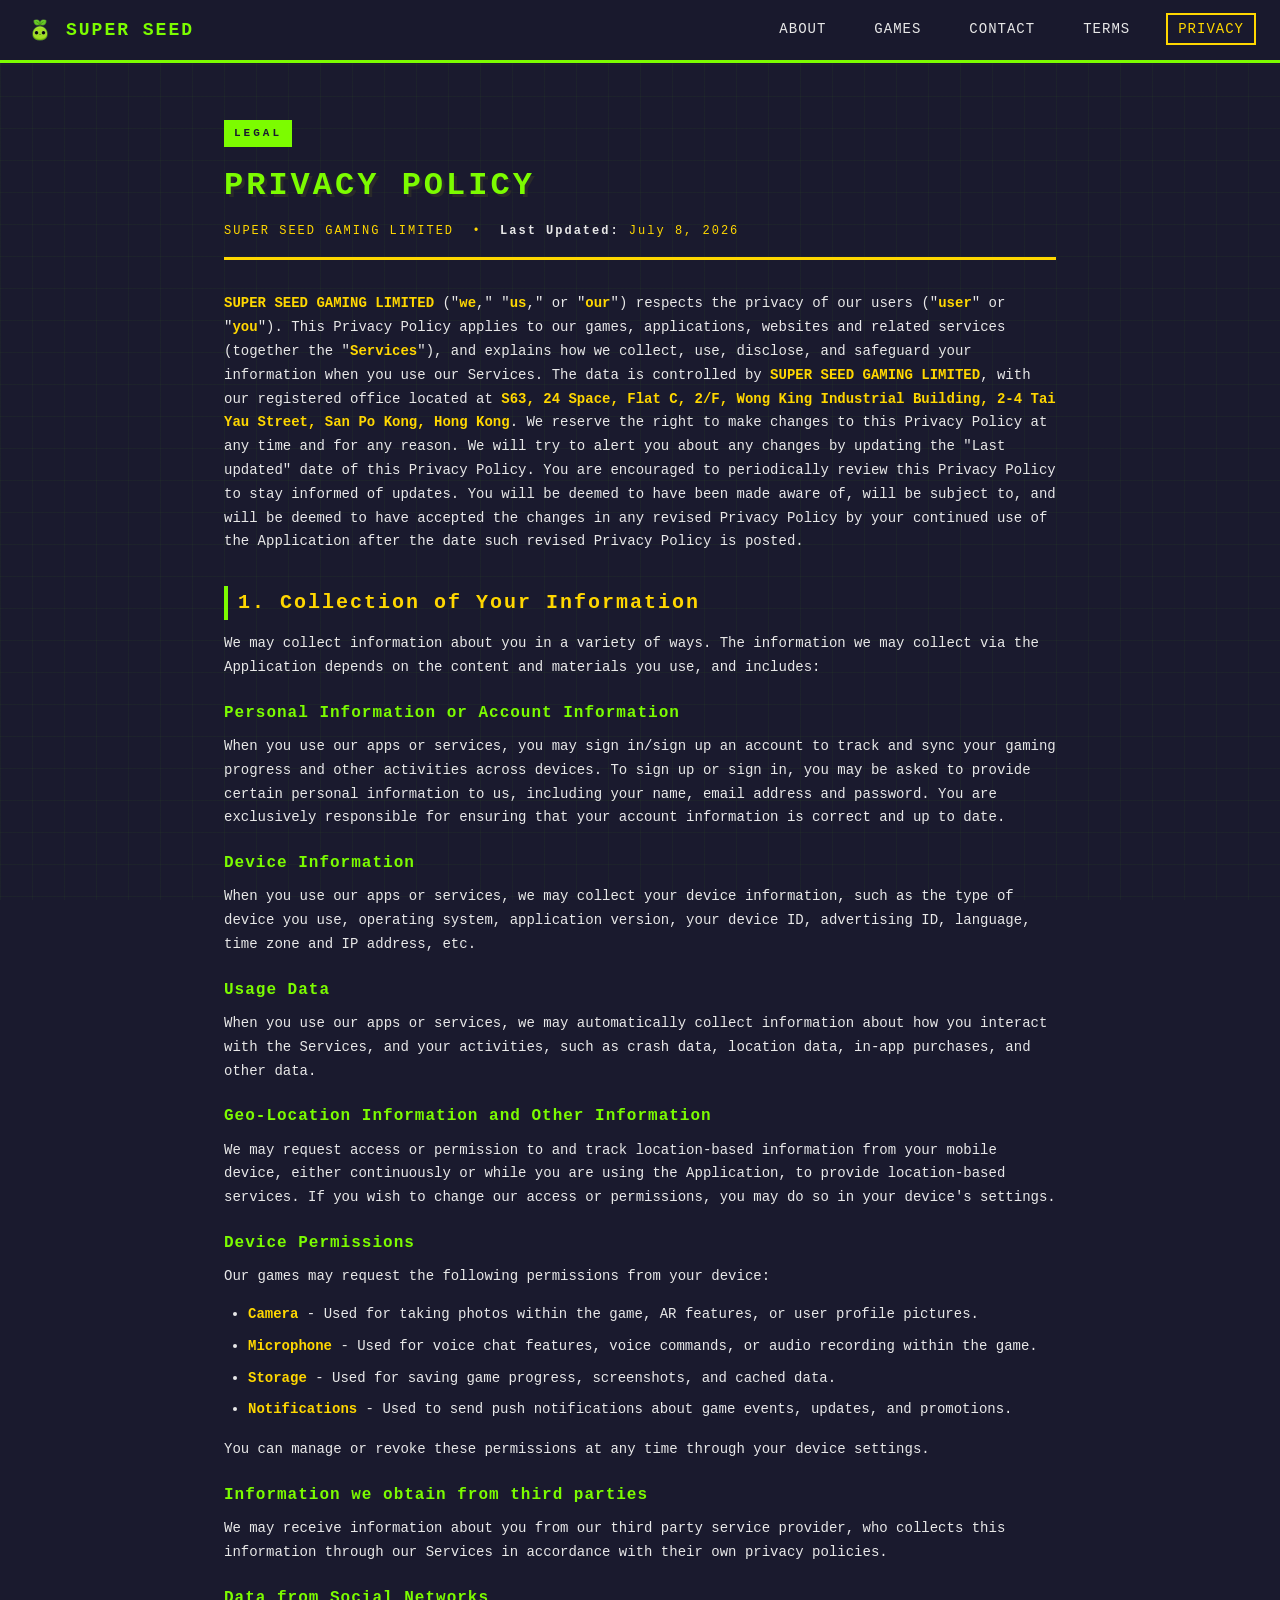
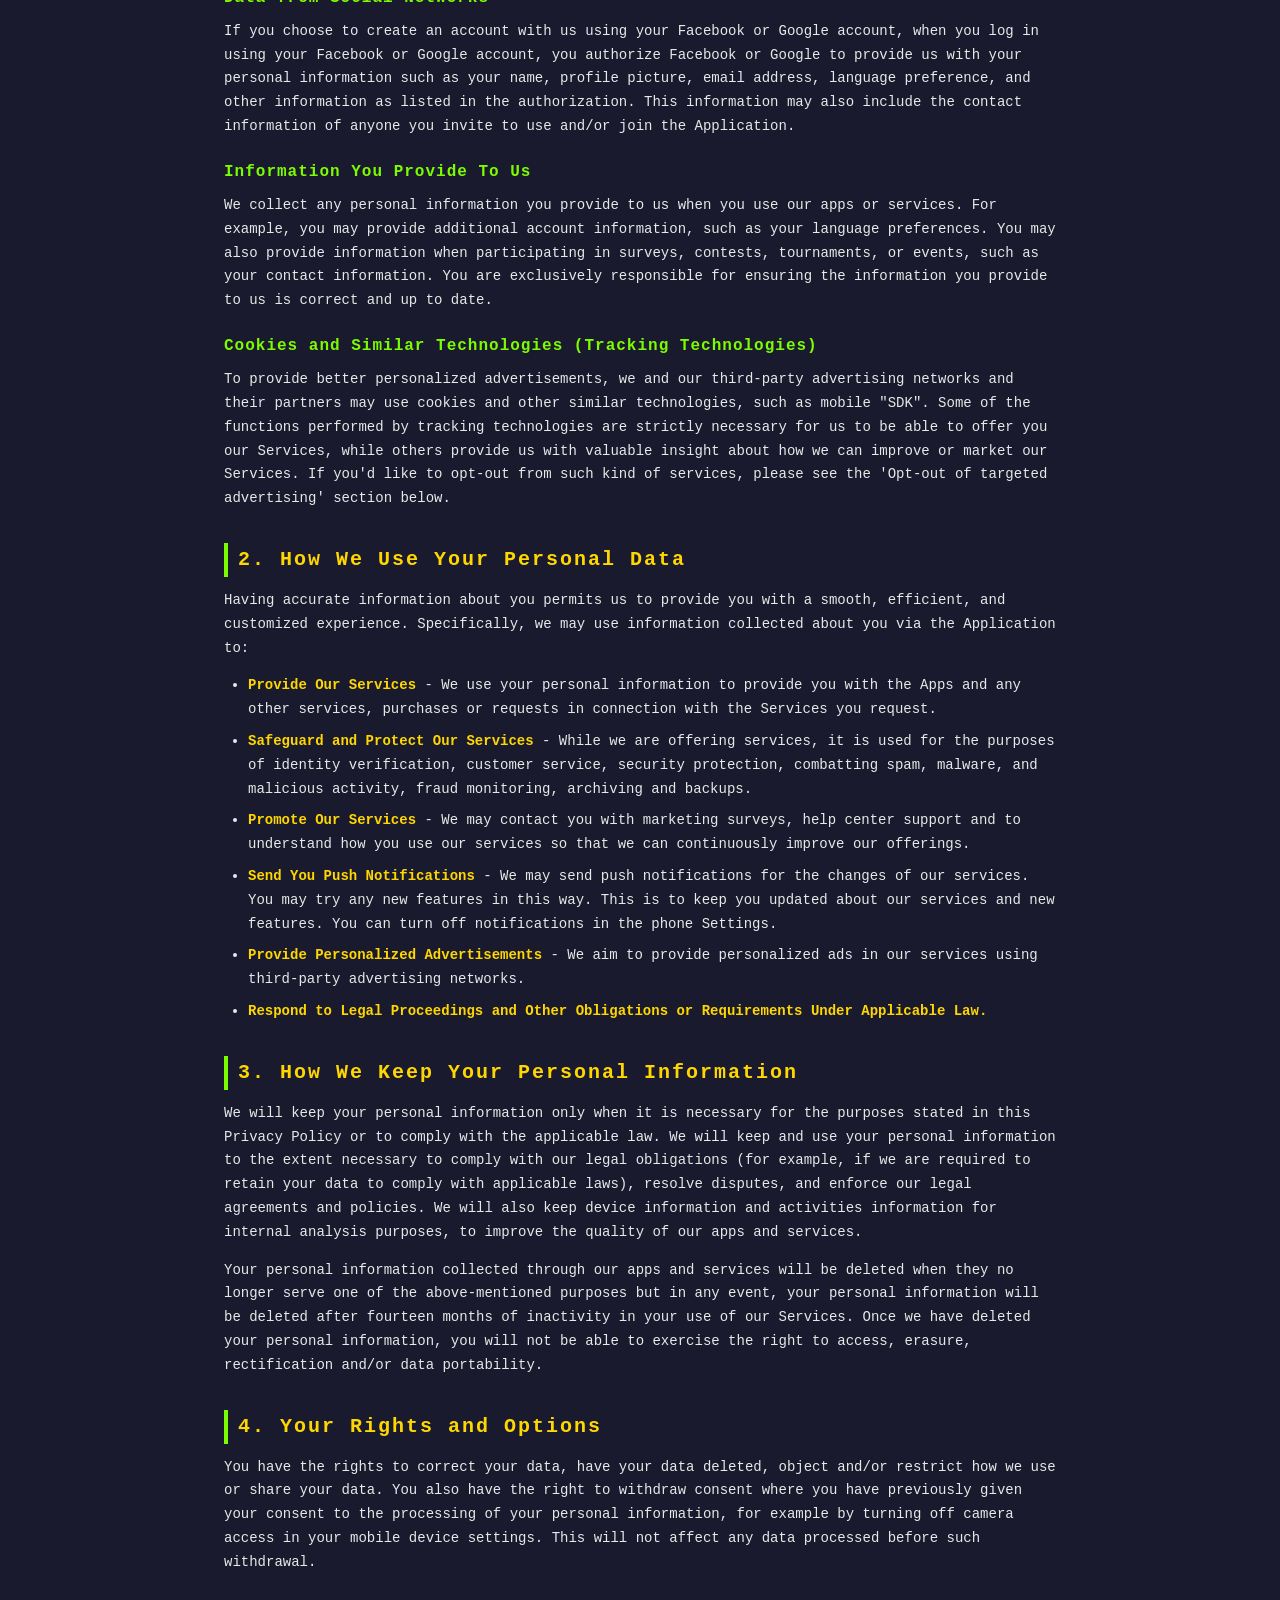
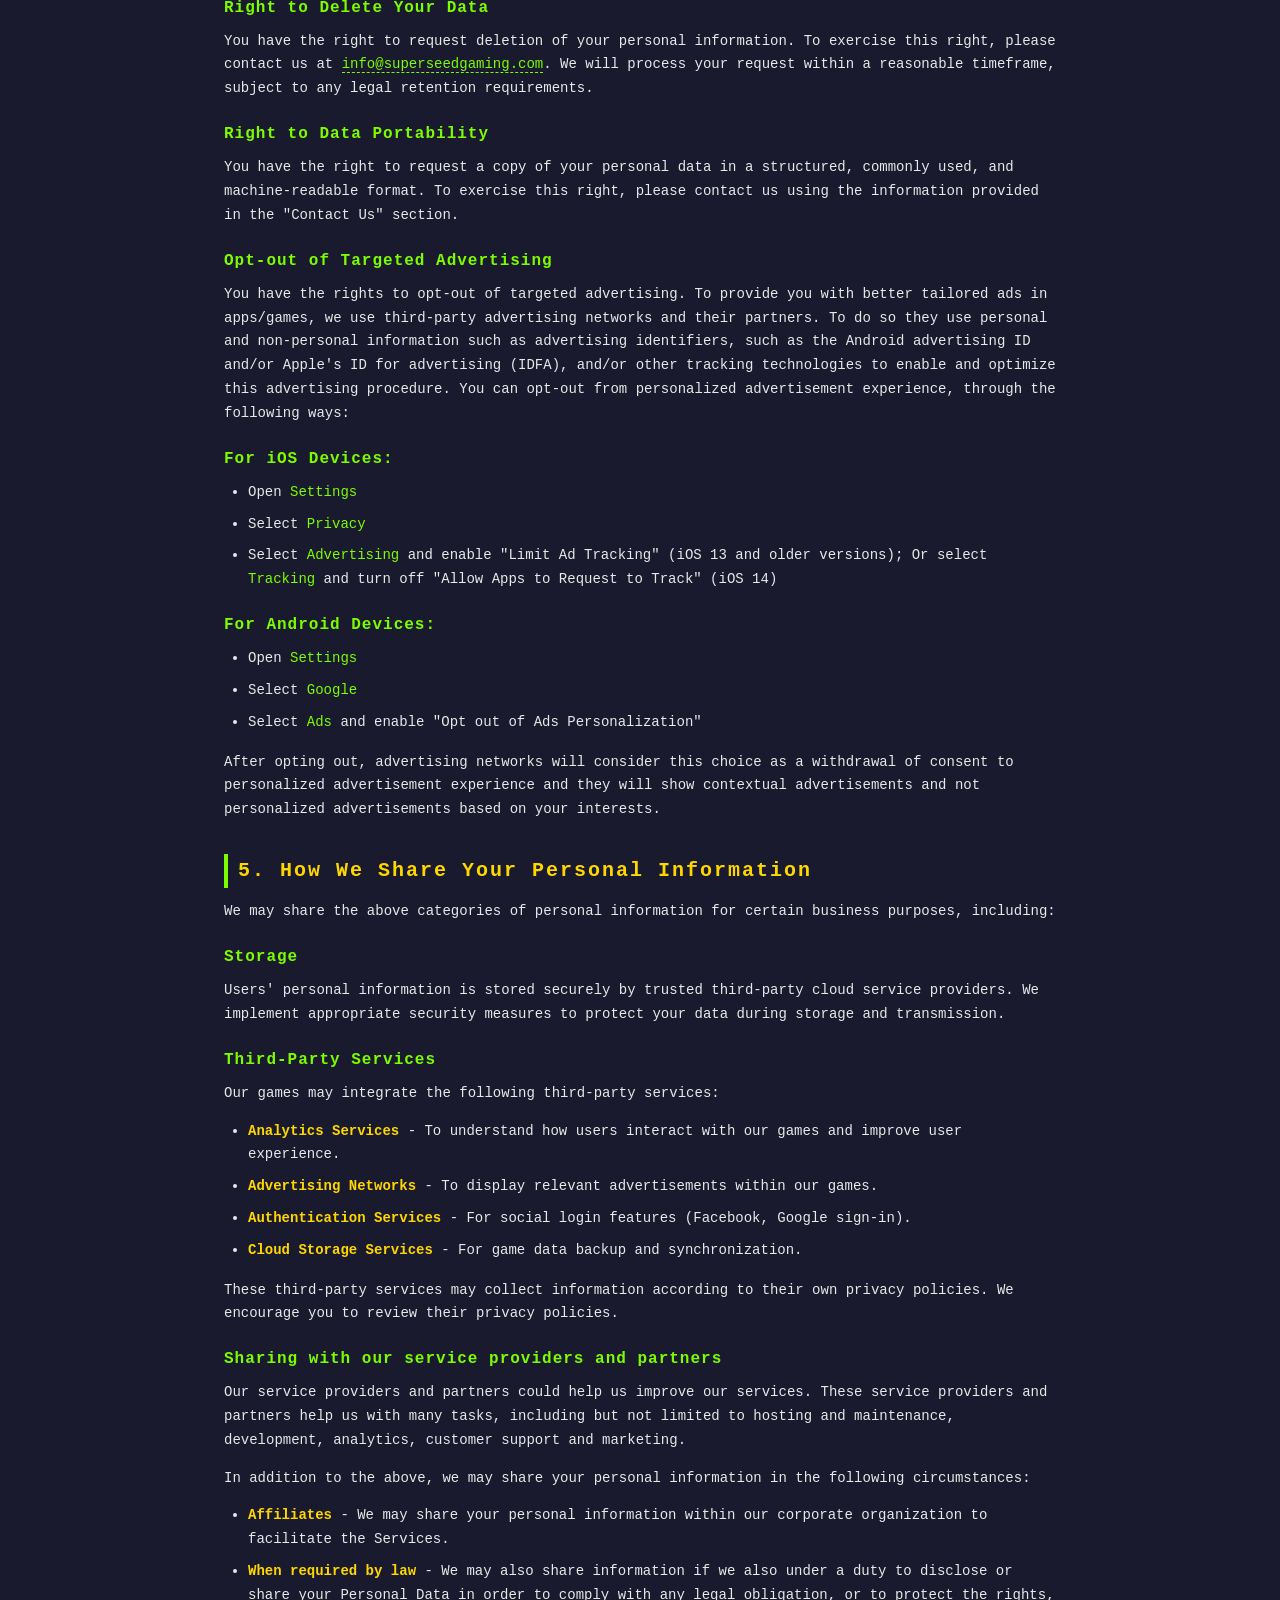
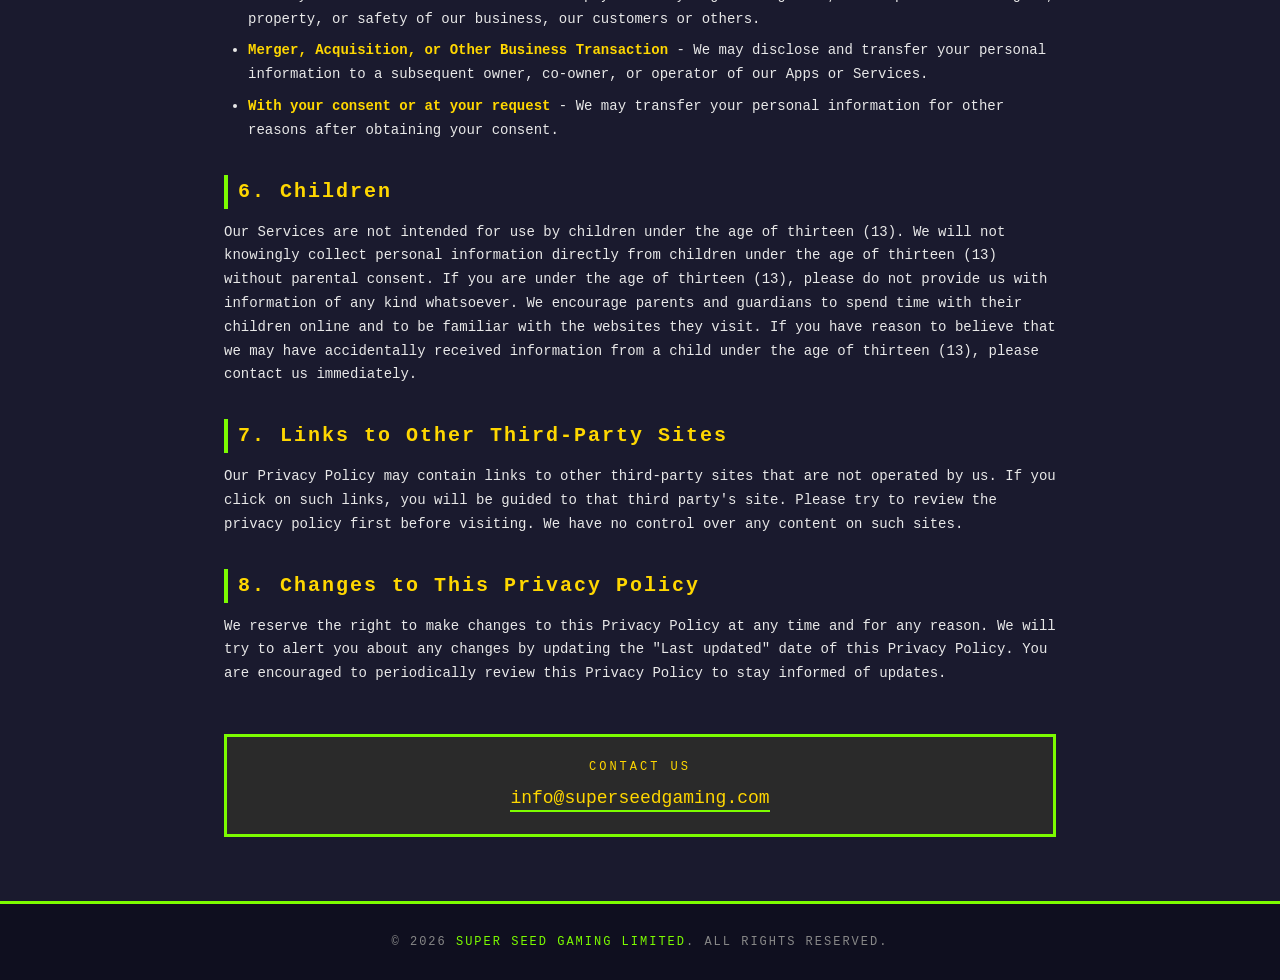
<file: privacy-policy.html>
<!DOCTYPE html>
<html lang="en">
<head>
<meta charset="UTF-8">
<meta name="viewport" content="width=device-width, initial-scale=1.0">
<title>Privacy Policy - SUPER SEED GAMING LIMITED</title>
<link rel="stylesheet" href="policy-style.css">
</head>
<body>

<nav>
  <a href="index.html" class="brand">
    <img src="seed-logo-shield.png" alt="" class="nav-logo">
    SUPER SEED
  </a>
  <ul>
    <li><a href="index.html#about">ABOUT</a></li>
    <li><a href="index.html#games">GAMES</a></li>
    <li><a href="index.html#contact">CONTACT</a></li>
    <li><a href="terms-of-service.html">TERMS</a></li>
    <li><a href="privacy-policy.html" class="active">PRIVACY</a></li>
  </ul>
</nav>

<main>
  <div class="doc-header">
    <div class="tag">LEGAL</div>
    <h1>PRIVACY POLICY</h1>
    <div class="meta">SUPER SEED GAMING LIMITED &nbsp;&bull;&nbsp; <strong>Last Updated:</strong> July 8, 2026</div>
  </div>

  <div class="doc-body">

    <p>
      <strong>SUPER SEED GAMING LIMITED</strong>
      ("<strong>we</strong>," "<strong>us</strong>," or
      "<strong>our</strong>") respects the privacy of our users
      ("<strong>user</strong>" or "<strong>you</strong>"). This Privacy
      Policy applies to our games, applications, websites and related
      services (together the "<strong>Services</strong>"), and explains
      how we collect, use, disclose, and safeguard your information when
      you use our Services. The data is controlled by
      <strong>SUPER SEED GAMING LIMITED</strong>, with our registered
      office located at <strong>S63, 24 Space, Flat C, 2/F, Wong King
      Industrial Building, 2-4 Tai Yau Street, San Po Kong, Hong Kong</strong>.
      We reserve the right
      to make changes to this Privacy Policy at any time and for any
      reason. We will try to alert you about any changes by updating the
      "Last updated" date of this Privacy Policy. You are encouraged to
      periodically review this Privacy Policy to stay informed of updates.
      You will be deemed to have been made aware of, will be subject to,
      and will be deemed to have accepted the changes in any revised
      Privacy Policy by your continued use of the Application after the
      date such revised Privacy Policy is posted.
    </p>

    <h2>1. Collection of Your Information</h2>
    <p>
      We may collect information about you in a variety of ways. The
      information we may collect via the Application depends on the content
      and materials you use, and includes:
    </p>

    <h3>Personal Information or Account Information</h3>
    <p>
      When you use our apps or services, you may sign in/sign up an
      account to track and sync your gaming progress and other activities
      across devices. To sign up or sign in, you may be asked to provide
      certain personal information to us, including your name, email
      address and password. You are exclusively responsible for ensuring
      that your account information is correct and up to date.
    </p>

    <h3>Device Information</h3>
    <p>
      When you use our apps or services, we may collect your device
      information, such as the type of device you use, operating system,
      application version, your device ID, advertising ID, language, time
      zone and IP address, etc.
    </p>

    <h3>Usage Data</h3>
    <p>
      When you use our apps or services, we may automatically collect
      information about how you interact with the Services, and your
      activities, such as crash data, location data, in-app purchases, and
      other data.
    </p>

    <h3>Geo-Location Information and Other Information</h3>
    <p>
      We may request access or permission to and track location-based
      information from your mobile device, either continuously or while
      you are using the Application, to provide location-based services. If
      you wish to change our access or permissions, you may do so in your
      device's settings.
    </p>

    <h3>Device Permissions</h3>
    <p>Our games may request the following permissions from your device:</p>
    <ul>
      <li><strong>Camera</strong> - Used for taking photos within the game, AR features, or user profile pictures.</li>
      <li><strong>Microphone</strong> - Used for voice chat features, voice commands, or audio recording within the game.</li>
      <li><strong>Storage</strong> - Used for saving game progress, screenshots, and cached data.</li>
      <li><strong>Notifications</strong> - Used to send push notifications about game events, updates, and promotions.</li>
    </ul>
    <p>You can manage or revoke these permissions at any time through your device settings.</p>

    <h3>Information we obtain from third parties</h3>
    <p>
      We may receive information about you from our third party service
      provider, who collects this information through our Services in
      accordance with their own privacy policies.
    </p>

    <h3>Data from Social Networks</h3>
    <p>
      If you choose to create an account with us using your Facebook or
      Google account, when you log in using your Facebook or Google
      account, you authorize Facebook or Google to provide us with your
      personal information such as your name, profile picture, email
      address, language preference, and other information as listed in the
      authorization. This information may also include the contact
      information of anyone you invite to use and/or join the Application.
    </p>

    <h3>Information You Provide To Us</h3>
    <p>
      We collect any personal information you provide to us when you use
      our apps or services. For example, you may provide additional
      account information, such as your language preferences. You may also
      provide information when participating in surveys, contests,
      tournaments, or events, such as your contact information. You are
      exclusively responsible for ensuring the information you provide to
      us is correct and up to date.
    </p>

    <h3>Cookies and Similar Technologies (Tracking Technologies)</h3>
    <p>
      To provide better personalized advertisements, we and our
      third-party advertising networks and their partners may use cookies
      and other similar technologies, such as mobile "SDK". Some of the
      functions performed by tracking technologies are strictly necessary
      for us to be able to offer you our Services, while others provide us
      with valuable insight about how we can improve or market our
      Services. If you'd like to opt-out from such kind of services,
      please see the 'Opt-out of targeted advertising' section below.
    </p>

    <h2>2. How We Use Your Personal Data</h2>
    <p>
      Having accurate information about you permits us to provide you with
      a smooth, efficient, and customized experience. Specifically, we may
      use information collected about you via the Application to:
    </p>
    <ul>
      <li><strong>Provide Our Services</strong> - We use your personal information to provide you with the Apps and any other services, purchases or requests in connection with the Services you request.</li>
      <li><strong>Safeguard and Protect Our Services</strong> - While we are offering services, it is used for the purposes of identity verification, customer service, security protection, combatting spam, malware, and malicious activity, fraud monitoring, archiving and backups.</li>
      <li><strong>Promote Our Services</strong> - We may contact you with marketing surveys, help center support and to understand how you use our services so that we can continuously improve our offerings.</li>
      <li><strong>Send You Push Notifications</strong> - We may send push notifications for the changes of our services. You may try any new features in this way. This is to keep you updated about our services and new features. You can turn off notifications in the phone Settings.</li>
      <li><strong>Provide Personalized Advertisements</strong> - We aim to provide personalized ads in our services using third-party advertising networks.</li>
      <li><strong>Respond to Legal Proceedings and Other Obligations or Requirements Under Applicable Law.</strong></li>
    </ul>

    <h2>3. How We Keep Your Personal Information</h2>
    <p>
      We will keep your personal information only when it is necessary for
      the purposes stated in this Privacy Policy or to comply with the
      applicable law. We will keep and use your personal information to
      the extent necessary to comply with our legal obligations (for
      example, if we are required to retain your data to comply with
      applicable laws), resolve disputes, and enforce our legal agreements
      and policies. We will also keep device information and activities
      information for internal analysis purposes, to improve the quality
      of our apps and services.
    </p>
    <p>
      Your personal information collected through our apps and services
      will be deleted when they no longer serve one of the above-mentioned
      purposes but in any event, your personal information will be deleted
      after fourteen months of inactivity in your use of our Services.
      Once we have deleted your personal information, you will not be able
      to exercise the right to access, erasure, rectification and/or data
      portability.
    </p>

    <h2>4. Your Rights and Options</h2>
    <p>
      You have the rights to correct your data, have your data deleted,
      object and/or restrict how we use or share your data. You also have
      the right to withdraw consent where you have previously given your
      consent to the processing of your personal information, for example
      by turning off camera access in your mobile device settings. This
      will not affect any data processed before such withdrawal.
    </p>

    <h3>Right to Delete Your Data</h3>
    <p>
      You have the right to request deletion of your personal
      information. To exercise this right, please contact us at
      <a href="mailto:info@superseedgaming.com">info@superseedgaming.com</a>.
      We will process your request within a reasonable timeframe, subject
      to any legal retention requirements.
    </p>

    <h3>Right to Data Portability</h3>
    <p>
      You have the right to request a copy of your personal data in a
      structured, commonly used, and machine-readable format. To exercise
      this right, please contact us using the information provided in the
      "Contact Us" section.
    </p>

    <h3>Opt-out of Targeted Advertising</h3>
    <p>
      You have the rights to opt-out of targeted advertising. To provide
      you with better tailored ads in apps/games, we use third-party
      advertising networks and their partners. To do so they use personal
      and non-personal information such as advertising identifiers, such
      as the Android advertising ID and/or Apple's ID for advertising
      (IDFA), and/or other tracking technologies to enable and optimize
      this advertising procedure. You can opt-out from personalized
      advertisement experience, through the following ways:
    </p>

    <h3>For iOS Devices:</h3>
    <ul>
      <li>Open <em>Settings</em></li>
      <li>Select <em>Privacy</em></li>
      <li>Select <em>Advertising</em> and enable "Limit Ad Tracking" (iOS 13 and older versions); Or select <em>Tracking</em> and turn off "Allow Apps to Request to Track" (iOS 14)</li>
    </ul>

    <h3>For Android Devices:</h3>
    <ul>
      <li>Open <em>Settings</em></li>
      <li>Select <em>Google</em></li>
      <li>Select <em>Ads</em> and enable "Opt out of Ads Personalization"</li>
    </ul>

    <p>
      After opting out, advertising networks will consider this choice as
      a withdrawal of consent to personalized advertisement experience
      and they will show contextual advertisements and not personalized
      advertisements based on your interests.
    </p>

    <h2>5. How We Share Your Personal Information</h2>
    <p>
      We may share the above categories of personal information for
      certain business purposes, including:
    </p>

    <h3>Storage</h3>
    <p>
      Users' personal information is stored securely by trusted third-party
      cloud service providers. We implement appropriate security measures
      to protect your data during storage and transmission.
    </p>

    <h3>Third-Party Services</h3>
    <p>Our games may integrate the following third-party services:</p>
    <ul>
      <li><strong>Analytics Services</strong> - To understand how users interact with our games and improve user experience.</li>
      <li><strong>Advertising Networks</strong> - To display relevant advertisements within our games.</li>
      <li><strong>Authentication Services</strong> - For social login features (Facebook, Google sign-in).</li>
      <li><strong>Cloud Storage Services</strong> - For game data backup and synchronization.</li>
    </ul>
    <p>
      These third-party services may collect information according to
      their own privacy policies. We encourage you to review their
      privacy policies.
    </p>

    <h3>Sharing with our service providers and partners</h3>
    <p>
      Our service providers and partners could help us improve our
      services. These service providers and partners help us with many
      tasks, including but not limited to hosting and maintenance,
      development, analytics, customer support and marketing.
    </p>

    <p>In addition to the above, we may share your personal information in the following circumstances:</p>
    <ul>
      <li><strong>Affiliates</strong> - We may share your personal information within our corporate organization to facilitate the Services.</li>
      <li><strong>When required by law</strong> - We may also share information if we also under a duty to disclose or share your Personal Data in order to comply with any legal obligation, or to protect the rights, property, or safety of our business, our customers or others.</li>
      <li><strong>Merger, Acquisition, or Other Business Transaction</strong> - We may disclose and transfer your personal information to a subsequent owner, co-owner, or operator of our Apps or Services.</li>
      <li><strong>With your consent or at your request</strong> - We may transfer your personal information for other reasons after obtaining your consent.</li>
    </ul>

    <h2>6. Children</h2>
    <p>
      Our Services are not intended for use by children under the age of
      thirteen (13). We will not knowingly collect personal information
      directly from children under the age of thirteen (13) without
      parental consent. If you are under the age of thirteen (13), please
      do not provide us with information of any kind whatsoever. We
      encourage parents and guardians to spend time with their children
      online and to be familiar with the websites they visit. If you have
      reason to believe that we may have accidentally received information
      from a child under the age of thirteen (13), please contact us
      immediately.
    </p>

    <h2>7. Links to Other Third-Party Sites</h2>
    <p>
      Our Privacy Policy may contain links to other third-party sites
      that are not operated by us. If you click on such links, you will
      be guided to that third party's site. Please try to review the
      privacy policy first before visiting. We have no control over any
      content on such sites.
    </p>

    <h2>8. Changes to This Privacy Policy</h2>
    <p>
      We reserve the right to make changes to this Privacy Policy at any
      time and for any reason. We will try to alert you about any changes
      by updating the "Last updated" date of this Privacy Policy. You are
      encouraged to periodically review this Privacy Policy to stay
      informed of updates.
    </p>

    <div class="contact-box">
      <div class="lbl">CONTACT US</div>
      <a href="mailto:info@superseedgaming.com" class="email">info@superseedgaming.com</a>
    </div>

  </div>
</main>

<footer>
  &copy; 2026 <a href="index.html">SUPER SEED GAMING LIMITED</a>. ALL RIGHTS RESERVED.
</footer>
</body>
</html>
</file>
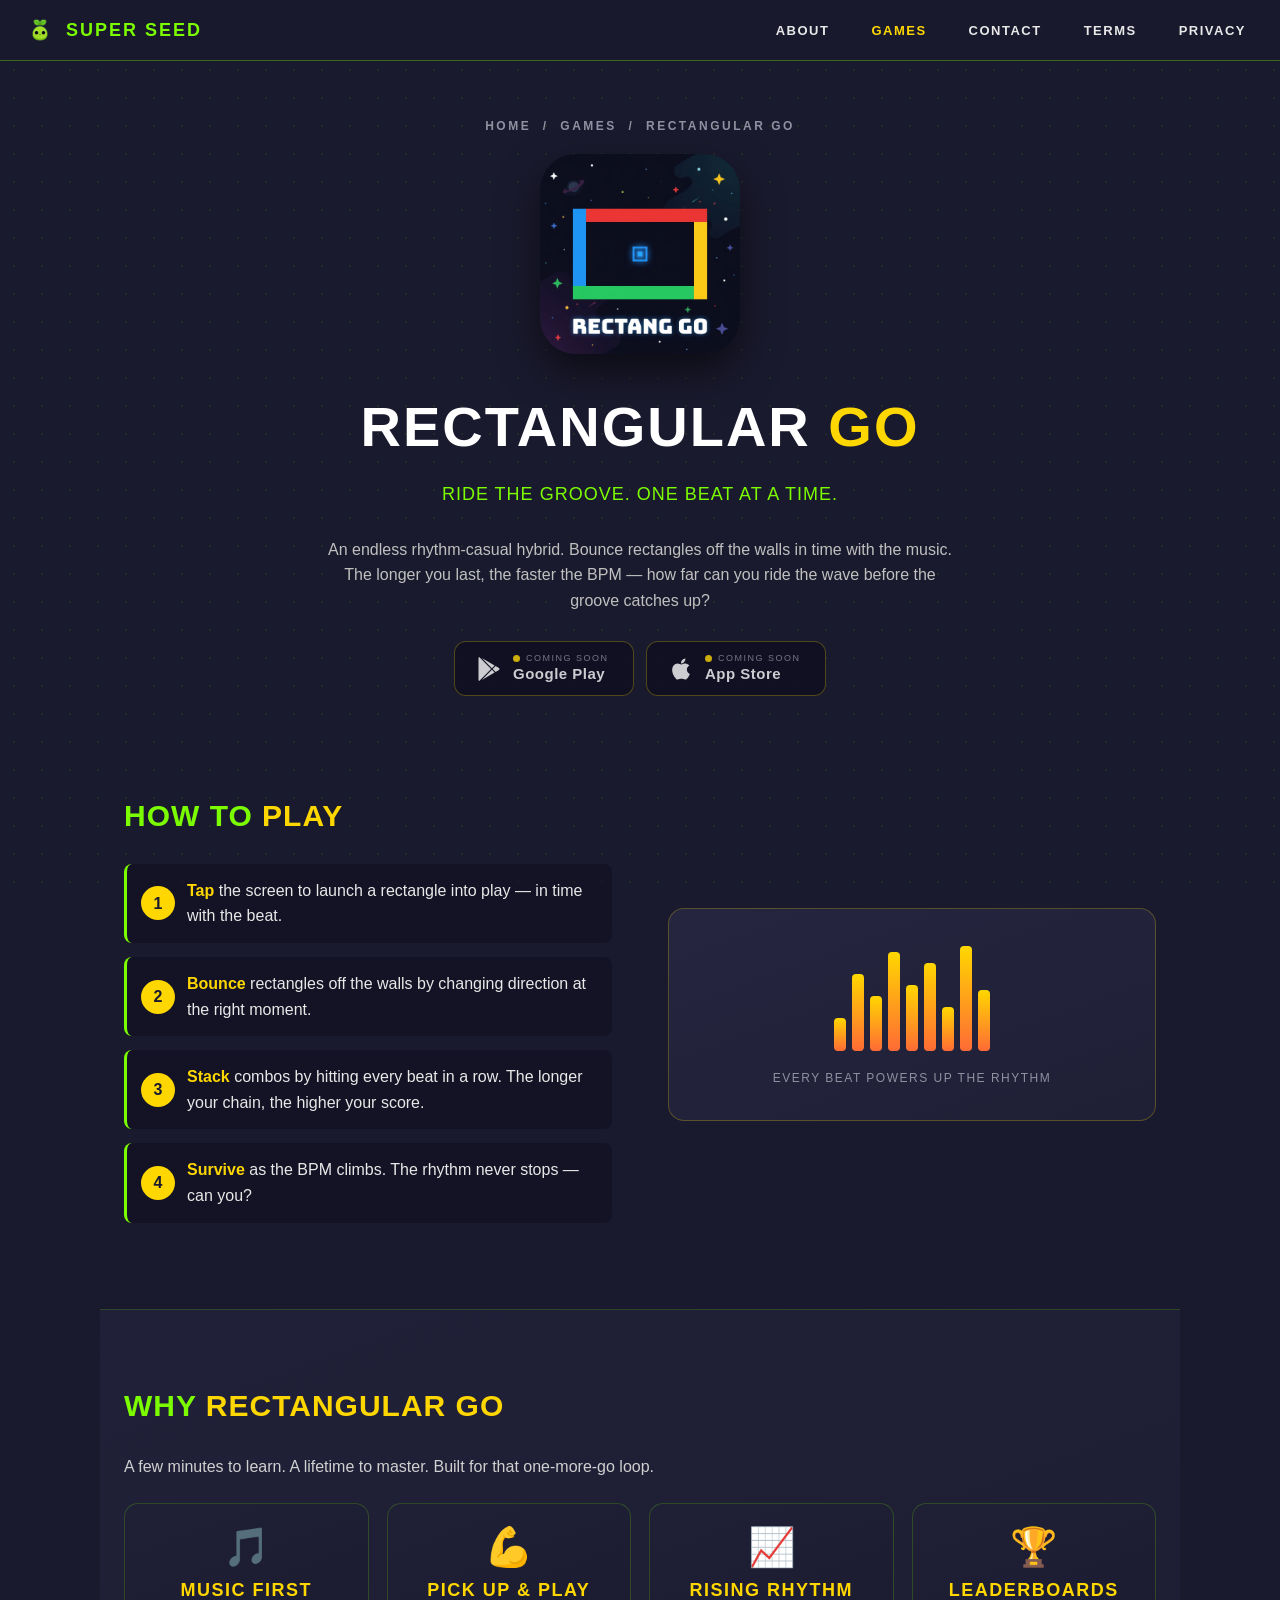
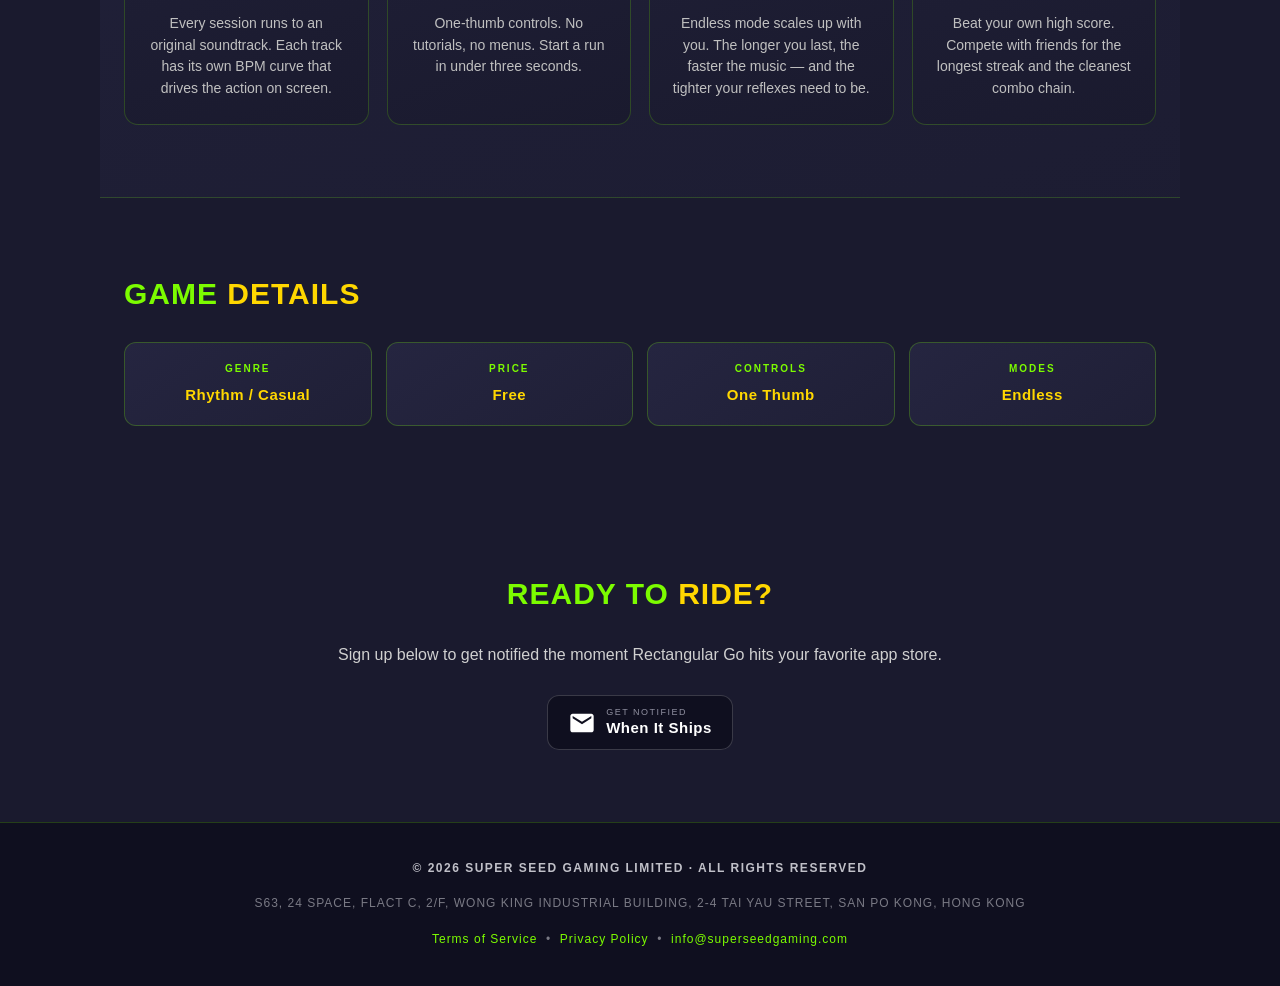
<file: rectangular-go.html>
<!DOCTYPE html>
<html lang="en">
<head>
<meta charset="UTF-8">
<meta name="viewport" content="width=device-width, initial-scale=1.0">
<title>Rectangular Go — Super Seed Gaming</title>
<style>
  * { box-sizing: border-box; margin: 0; padding: 0; }
  html { scroll-behavior: smooth; }
  body {
    font-family: -apple-system, BlinkMacSystemFont, "Segoe UI", Roboto,
                 "Helvetica Neue", Arial, sans-serif;
    background: #1a1a2e;
    color: #e8e8e8;
    line-height: 1.6;
    overflow-x: hidden;
  }
  body::before {
    content: '';
    position: fixed;
    top: 0; left: 0;
    width: 100%; height: 100%;
    background-image: radial-gradient(rgba(124, 252, 0, 0.08) 1px, transparent 1px);
    background-size: 28px 28px;
    pointer-events: none;
    z-index: 0;
  }

  /* ----- Nav ----- */
  nav {
    position: sticky; top: 0;
    background: rgba(26, 26, 46, 0.92);
    border-bottom: 1px solid rgba(124, 252, 0, 0.35);
    padding: 14px 24px;
    display: flex; justify-content: space-between; align-items: center;
    z-index: 100;
    backdrop-filter: blur(10px); -webkit-backdrop-filter: blur(10px);
  }
  nav .brand {
    display: flex; align-items: center; gap: 10px;
    font-weight: 800; font-size: 18px; color: #7CFC00;
    letter-spacing: 2px;
    text-decoration: none;
  }
  nav .brand .nav-logo { height: 32px; width: 32px; object-fit: contain; }
  nav ul { list-style: none; display: flex; gap: 22px; }
  nav ul li a {
    color: #e8e8e8; text-decoration: none;
    font-size: 13px; font-weight: 600; letter-spacing: 1.5px;
    padding: 6px 10px; border-radius: 6px;
    transition: background 0.15s, color 0.15s;
  }
  nav ul li a:hover { background: rgba(255, 215, 0, 0.12); color: #FFD700; }
  nav ul li a.active { color: #FFD700; }

  section {
    max-width: 1080px; margin: 0 auto;
    padding: 72px 24px;
    position: relative; z-index: 1;
  }
  section h2 {
    font-size: 30px; color: #7CFC00;
    margin-bottom: 24px; letter-spacing: 1px; font-weight: 800;
  }
  section h2 .accent { color: #FFD700; }
  section p {
    margin-bottom: 16px; font-size: 16px; color: #d0d0d0;
  }

  /* ----- Hero ----- */
  #game-hero {
    text-align: center;
    padding-top: 56px;
    padding-bottom: 24px;
  }
  #game-hero .crumb {
    font-size: 12px; letter-spacing: 2.5px;
    color: #9090a0; font-weight: 600; margin-bottom: 18px;
  }
  #game-hero .crumb a { color: #9090a0; text-decoration: none; }
  #game-hero .crumb a:hover { color: #FFD700; }
  #game-hero .game-icon {
    width: 200px; height: 200px;
    object-fit: contain; border-radius: 36px;
    box-shadow: 0 18px 40px rgba(0, 0, 0, 0.55);
    margin: 0 auto 28px; display: block;
  }
  #game-hero h1 {
    font-size: 56px; letter-spacing: 2px;
    color: #ffffff; margin-bottom: 8px; font-weight: 800;
  }
  #game-hero h1 .highlight { color: #FFD700; }
  #game-hero .tagline {
    font-size: 18px; color: #7CFC00;
    letter-spacing: 1px; margin-bottom: 28px; font-weight: 500;
  }
  #game-hero .lede {
    max-width: 640px; margin: 0 auto 28px; font-size: 16px; color: #c0c0c0;
  }
  .store-buttons { display: flex; gap: 12px; justify-content: center; flex-wrap: wrap; }
  .store-btn {
    display: inline-flex; align-items: center; gap: 10px;
    padding: 12px 20px;
    background: #0f0f1f;
    border: 1px solid rgba(255, 255, 255, 0.18);
    border-radius: 12px;
    color: #ffffff; text-decoration: none;
    font-weight: 700; font-size: 13px; letter-spacing: 1.2px;
    transition: background 0.15s, border-color 0.15s, transform 0.12s;
    cursor: pointer;
    min-width: 180px;
    text-align: left;
  }
  .store-btn:hover {
    background: #252540; border-color: #7CFC00; transform: translateY(-2px);
  }
  .store-btn .icon-svg { width: 28px; height: 28px; flex-shrink: 0; }
  .store-btn .label { display: block; font-size: 9px; color: #9090a0;
    letter-spacing: 1.5px; font-weight: 500; line-height: 1; margin-bottom: 3px; }
  .store-btn .name { display: block; font-size: 15px; font-weight: 700;
    letter-spacing: 0.5px; line-height: 1.1; }
  .store-btn .col { display: flex; flex-direction: column; line-height: 1.1; }
  .store-btn.coming-soon { opacity: 0.78; border-color: rgba(255, 215, 0, 0.35); }
  .store-btn.coming-soon:hover { border-color: #FFD700; }
  .store-btn .pulse-dot {
    display: inline-block;
    width: 7px; height: 7px;
    background: #FFD700;
    border-radius: 50%;
    margin-right: 6px;
    animation: pulse 1.5s ease-in-out infinite;
    vertical-align: middle;
  }
  @keyframes pulse {
    0%, 100% { opacity: 1; transform: scale(1); }
    50%      { opacity: 0.4; transform: scale(1.4); }
  }

  /* ----- How to play ----- */
  #how-to {
    display: grid; grid-template-columns: 1fr; gap: 32px;
    align-items: center;
  }
  @media (min-width: 760px) {
    #how-to { grid-template-columns: 1fr 1fr; gap: 56px; }
  }
  #how-to .steps { list-style: none; counter-reset: stp; }
  #how-to .steps li {
    counter-increment: stp;
    padding: 14px 14px 14px 60px;
    margin-bottom: 14px;
    background: rgba(15, 15, 31, 0.55);
    border-left: 3px solid #7CFC00;
    border-radius: 8px;
    position: relative;
  }
  #how-to .steps li::before {
    content: counter(stp);
    position: absolute; left: 14px; top: 50%;
    transform: translateY(-50%);
    width: 34px; height: 34px;
    background: #FFD700; color: #1a1a2e;
    border-radius: 50%;
    display: flex; align-items: center; justify-content: center;
    font-weight: 800; font-size: 16px;
  }
  #how-to .steps li strong { color: #FFD700; }
  #how-to .illust {
    background: linear-gradient(160deg, #252540, #1f1f36);
    border: 1px solid rgba(255, 215, 0, 0.25);
    border-radius: 16px;
    padding: 32px 24px;
    text-align: center;
  }
  /* Animated equalizer bars preview */
  #how-to .illust .bars {
    display: flex; align-items: end; justify-content: center; gap: 6px;
    height: 110px; margin-bottom: 18px;
  }
  #how-to .illust .bars .bar {
    width: 12px;
    background: linear-gradient(180deg, #FFD700 0%, #FF6B35 100%);
    border-radius: 4px;
    animation: bounce 0.9s ease-in-out infinite;
  }
  #how-to .illust .bars .b1 { height: 30%; animation-delay: 0.0s; }
  #how-to .illust .bars .b2 { height: 70%; animation-delay: 0.15s; }
  #how-to .illust .bars .b3 { height: 50%; animation-delay: 0.3s; }
  #how-to .illust .bars .b4 { height: 90%; animation-delay: 0.45s; }
  #how-to .illust .bars .b5 { height: 60%; animation-delay: 0.6s; }
  #how-to .illust .bars .b6 { height: 80%; animation-delay: 0.75s; }
  #how-to .illust .bars .b7 { height: 40%; animation-delay: 0.0s; }
  #how-to .illust .bars .b8 { height: 95%; animation-delay: 0.2s; }
  #how-to .illust .bars .b9 { height: 55%; animation-delay: 0.4s; }
  @keyframes bounce {
    0%, 100% { transform: scaleY(0.35); }
    50%      { transform: scaleY(1); }
  }
  #how-to .illust .cap {
    font-size: 12px; color: #9090a0; letter-spacing: 1.5px;
  }

  /* ----- Features ----- */
  #features {
    background: linear-gradient(160deg, rgba(37, 37, 64, 0.6) 0%, rgba(31, 31, 54, 0.6) 100%);
    border-top: 1px solid rgba(124, 252, 0, 0.18);
    border-bottom: 1px solid rgba(124, 252, 0, 0.18);
  }
  .feature-grid {
    display: grid; grid-template-columns: 1fr; gap: 18px; margin-top: 24px;
  }
  @media (min-width: 720px) {
    .feature-grid { grid-template-columns: 1fr 1fr; }
  }
  @media (min-width: 980px) {
    .feature-grid { grid-template-columns: 1fr 1fr 1fr 1fr; }
  }
  .feature-card {
    background: linear-gradient(160deg, #1f1f36, #1a1a2e);
    border: 1px solid rgba(124, 252, 0, 0.2);
    border-radius: 14px;
    padding: 24px 22px;
    text-align: center;
  }
  .feature-card .ico { font-size: 38px; line-height: 1; margin-bottom: 10px; }
  .feature-card h3 {
    color: #FFD700; font-size: 18px; letter-spacing: 1.5px;
    font-weight: 800; margin-bottom: 8px;
  }
  .feature-card p { font-size: 14px; color: #c0c0c0; line-height: 1.55; margin: 0; }

  /* ----- Specs ----- */
  #specs .spec-grid {
    display: grid; grid-template-columns: 1fr 1fr; gap: 14px;
    margin-top: 22px;
  }
  @media (min-width: 600px) {
    #specs .spec-grid { grid-template-columns: repeat(4, 1fr); }
  }
  #specs .spec {
    background: linear-gradient(145deg, #252540, #1f1f36);
    border: 1px solid rgba(124, 252, 0, 0.25);
    padding: 18px 14px;
    border-radius: 12px;
    text-align: center;
  }
  #specs .spec .lab {
    font-size: 10px; color: #7CFC00; letter-spacing: 2px;
    font-weight: 700; margin-bottom: 6px;
  }
  #specs .spec .val {
    font-size: 15px; color: #FFD700; font-weight: 700;
    letter-spacing: 0.5px;
  }

  /* ----- Final CTA ----- */
  #final-cta { text-align: center; }
  #final-cta p { margin-bottom: 28px; }

  /* ----- Modal ----- */
  .modal-backdrop {
    position: fixed; inset: 0;
    background: rgba(8, 8, 18, 0.78);
    display: none; align-items: center; justify-content: center;
    z-index: 200;
    backdrop-filter: blur(4px); -webkit-backdrop-filter: blur(4px);
  }
  .modal-backdrop.open { display: flex; }
  .modal {
    background: linear-gradient(160deg, #252540 0%, #1f1f36 100%);
    border: 1px solid rgba(255, 215, 0, 0.4);
    border-radius: 16px; padding: 32px 28px;
    max-width: 420px; width: 90%; text-align: center;
    box-shadow: 0 24px 60px rgba(0, 0, 0, 0.55);
  }
  .modal .modal-icon { font-size: 44px; margin-bottom: 8px; }
  .modal h3 { color: #FFD700; font-size: 22px; margin-bottom: 12px; letter-spacing: 1px; }
  .modal p { color: #d0d0d0; font-size: 14px; line-height: 1.6; margin-bottom: 22px; }
  .modal p strong { color: #7CFC00; }
  .modal .modal-close {
    background: #7CFC00; color: #1a1a2e; border: none;
    padding: 10px 28px; border-radius: 8px;
    font-weight: 700; font-size: 13px; letter-spacing: 1.5px;
    cursor: pointer;
  }

  /* ----- Footer ----- */
  footer {
    text-align: center; padding: 36px 24px;
    background: #0f0f1f; color: #7a7a85;
    font-size: 12px; letter-spacing: 1px;
    border-top: 1px solid rgba(124, 252, 0, 0.2);
    position: relative; z-index: 1;
  }
  footer .company { color: #c0c0c8; font-weight: 700; letter-spacing: 1.5px; }
  footer a { color: #7CFC00; text-decoration: none; }
  footer a:hover { color: #FFD700; }
  footer .footer-meta { margin-top: 14px; line-height: 1.85; }

  @media (max-width: 640px) {
    #game-hero h1 { font-size: 40px; }
    #game-hero h1 .small {
      display: block; font-size: 28px;
    }
    #game-hero .game-icon { width: 160px; height: 160px; }
    nav ul { gap: 8px; }
    nav ul li a { font-size: 11px; padding: 4px 6px; letter-spacing: 1px; }
    nav .brand { font-size: 14px; letter-spacing: 1px; }
    nav .brand .nav-logo { height: 26px; width: 26px; }
    .store-buttons { flex-direction: column; align-items: center; }
    .store-btn { width: 100%; max-width: 280px; }
  }
</style>
</head>
<body>

<!-- =====================
     Navigation
     ===================== -->
<nav>
  <a href="index.html" class="brand">
    <img src="seed-logo-shield.png" alt="" class="nav-logo">
    SUPER SEED
  </a>
  <ul>
    <li><a href="index.html#about">ABOUT</a></li>
    <li><a href="index.html#games" class="active">GAMES</a></li>
    <li><a href="index.html#contact">CONTACT</a></li>
    <li><a href="terms-of-service.html">TERMS</a></li>
    <li><a href="privacy-policy.html">PRIVACY</a></li>
  </ul>
</nav>

<!-- =====================
     Game Hero
     ===================== -->
<section id="game-hero">
  <div class="crumb">
    <a href="index.html">HOME</a> &nbsp;/&nbsp;
    <a href="index.html#games">GAMES</a> &nbsp;/&nbsp; RECTANGULAR GO
  </div>
  <img src="game-rectangular-go.png" alt="Rectangular Go app icon" class="game-icon">
  <h1>RECTANGULAR <span class="highlight">GO</span></h1>
  <div class="tagline">RIDE THE <span class="highlight">GROOVE</span>. ONE BEAT AT A TIME.</div>
  <p class="lede">
    An endless rhythm-casual hybrid. Bounce rectangles off the walls in
    time with the music. The longer you last, the faster the BPM &mdash;
    how far can you ride the wave before the groove catches up?
  </p>
  <div class="store-buttons">
    <a href="#" class="store-btn coming-soon" data-game="Rectangular Go" data-store="Google Play">
      <svg class="icon-svg" viewBox="0 0 24 24" fill="currentColor" xmlns="http://www.w3.org/2000/svg">
        <path d="M3.609 1.814L13.792 12 3.61 22.186a.996.996 0 0 1-.61-.92V2.734a1 1 0 0 1 .609-.92zm10.89 10.893l2.302 2.302-10.937 6.333 8.635-8.635zm3.199-3.198l2.807 1.626a1 1 0 0 1 0 1.73l-2.808 1.626L15.119 12l2.579-2.491zM5.864 2.658L16.802 8.99l-2.303 2.303L5.864 2.658z"/>
      </svg>
      <span class="col">
        <span class="label"><span class="pulse-dot"></span>COMING SOON</span>
        <span class="name">Google Play</span>
      </span>
    </a>
    <a href="#" class="store-btn coming-soon" data-game="Rectangular Go" data-store="iOS App Store">
      <svg class="icon-svg" viewBox="0 0 24 24" fill="currentColor" xmlns="http://www.w3.org/2000/svg">
        <path d="M17.05 20.28c-.98.95-2.05.8-3.08.35-1.09-.46-2.09-.48-3.24 0-1.44.62-2.2.44-3.06-.35C2.79 15.25 3.51 7.59 9.05 7.31c1.35.07 2.29.74 3.08.8 1.18-.24 2.31-.93 3.57-.84 1.51.12 2.65.72 3.4 1.8-3.12 1.87-2.38 5.98.48 7.13-.57 1.5-1.31 2.99-2.54 4.09l.01-.01zM12.03 7.25c-.15-2.23 1.66-4.07 3.74-4.25.29 2.58-2.34 4.5-3.74 4.25z"/>
      </svg>
      <span class="col">
        <span class="label"><span class="pulse-dot"></span>COMING SOON</span>
        <span class="name">App Store</span>
      </span>
    </a>
  </div>
</section>

<!-- =====================
     How to play
     ===================== -->
<section id="how-to">
  <div>
    <h2>HOW TO <span class="accent">PLAY</span></h2>
    <ol class="steps">
      <li><strong>Tap</strong> the screen to launch a rectangle into play &mdash; in time with the beat.</li>
      <li><strong>Bounce</strong> rectangles off the walls by changing direction at the right moment.</li>
      <li><strong>Stack</strong> combos by hitting every beat in a row. The longer your chain, the higher your score.</li>
      <li><strong>Survive</strong> as the BPM climbs. The rhythm never stops &mdash; can you?</li>
    </ol>
  </div>
  <div class="illust">
    <div class="bars" aria-hidden="true">
      <div class="bar b1"></div>
      <div class="bar b2"></div>
      <div class="bar b3"></div>
      <div class="bar b4"></div>
      <div class="bar b5"></div>
      <div class="bar b6"></div>
      <div class="bar b7"></div>
      <div class="bar b8"></div>
      <div class="bar b9"></div>
    </div>
    <div class="cap">EVERY BEAT POWERS UP THE RHYTHM</div>
  </div>
</section>

<!-- =====================
     Features
     ===================== -->
<section id="features">
  <h2>WHY <span class="accent">RECTANGULAR GO</span></h2>
  <p style="max-width: 660px; margin-bottom: 0;">
    A few minutes to learn. A lifetime to master. Built for that
    one-more-go loop.
  </p>
  <div class="feature-grid">
    <div class="feature-card">
      <div class="ico">&#x1F3B5;</div>
      <h3>MUSIC FIRST</h3>
      <p>Every session runs to an original soundtrack. Each track has its own BPM curve that drives the action on screen.</p>
    </div>
    <div class="feature-card">
      <div class="ico">&#x1F4AA;</div>
      <h3>PICK UP &amp; PLAY</h3>
      <p>One-thumb controls. No tutorials, no menus. Start a run in under three seconds.</p>
    </div>
    <div class="feature-card">
      <div class="ico">&#x1F4C8;</div>
      <h3>RISING RHYTHM</h3>
      <p>Endless mode scales up with you. The longer you last, the faster the music &mdash; and the tighter your reflexes need to be.</p>
    </div>
    <div class="feature-card">
      <div class="ico">&#x1F3C6;</div>
      <h3>LEADERBOARDS</h3>
      <p>Beat your own high score. Compete with friends for the longest streak and the cleanest combo chain.</p>
    </div>
  </div>
</section>

<!-- =====================
     Specs
     ===================== -->
<section id="specs">
  <h2>GAME <span class="accent">DETAILS</span></h2>
  <div class="spec-grid">
    <div class="spec">
      <div class="lab">GENRE</div>
      <div class="val">Rhythm / Casual</div>
    </div>
    <div class="spec">
      <div class="lab">PRICE</div>
      <div class="val">Free</div>
    </div>
    <div class="spec">
      <div class="lab">CONTROLS</div>
      <div class="val">One Thumb</div>
    </div>
    <div class="spec">
      <div class="lab">MODES</div>
      <div class="val">Endless</div>
    </div>
  </div>
</section>

<!-- =====================
     Final CTA
     ===================== -->
<section id="final-cta">
  <h2>READY TO <span class="accent">RIDE?</span></h2>
  <p>Sign up below to get notified the moment Rectangular Go hits your favorite app store.</p>
  <div class="store-buttons">
    <a href="mailto:info@superseedgaming.com?subject=Notify%20me%20about%20Rectangular%20Go"
       class="store-btn"
       onclick="event.preventDefault(); openComingSoon('Rectangular Go', 'your inbox — notification signup');">
      <svg class="icon-svg" viewBox="0 0 24 24" fill="currentColor" xmlns="http://www.w3.org/2000/svg">
        <path d="M20 4H4c-1.1 0-1.99.9-1.99 2L2 18c0 1.1.9 2 2 2h16c1.1 0 2-.9 2-2V6c0-1.1-.9-2-2-2zm0 4l-8 5-8-5V6l8 5 8-5v2z"/>
      </svg>
      <span class="col">
        <span class="label">GET NOTIFIED</span>
        <span class="name">When It Ships</span>
      </span>
    </a>
  </div>
</section>

<!-- =====================
     Modal
     ===================== -->
<div id="comingSoonModal" class="modal-backdrop" role="dialog" aria-modal="true">
  <div class="modal">
    <div class="modal-icon">&#x1F680;</div>
    <h3>COMING SOON</h3>
    <p>
      <span id="modal-game">This game</span> is not yet available on
      <span id="modal-store">this store</span>.
      We're submitting it to the store very soon. Stay tuned!
    </p>
    <button class="modal-close" type="button" onclick="closeModal()">GOT IT</button>
  </div>
</div>

<script>
  function openComingSoon(game, store) {
    document.getElementById('modal-game').textContent  = game;
    document.getElementById('modal-store').textContent = store;
    document.getElementById('comingSoonModal').classList.add('open');
  }
  function closeModal() {
    document.getElementById('comingSoonModal').classList.remove('open');
  }
  document.querySelectorAll('.store-btn.coming-soon, .store-btn[onclick]').forEach(function (btn) {
    btn.addEventListener('click', function (e) {
      var hasOnclick = btn.getAttribute('onclick');
      var hasModalAttr = btn.classList.contains('coming-soon');
      if (hasModalAttr && !hasOnclick) {
        e.preventDefault();
        var game  = btn.getAttribute('data-game')  || 'This game';
        var store = btn.getAttribute('data-store') || 'this store';
        openComingSoon(game, store);
      }
    });
  });
  document.getElementById('comingSoonModal').addEventListener('click', function (e) {
    if (e.target === this) closeModal();
  });
  document.addEventListener('keydown', function (e) {
    if (e.key === 'Escape') closeModal();
  });
</script>

<!-- =====================
     Footer
     ===================== -->
<footer>
  <p class="company">&copy; 2026 SUPER SEED GAMING LIMITED &middot; ALL RIGHTS RESERVED</p>
  <p class="footer-meta">
    S63, 24 SPACE, FLACT C, 2/F, WONG KING INDUSTRIAL BUILDING, 2-4 TAI YAU STREET, SAN PO KONG, HONG KONG
  </p>
  <p class="footer-meta">
    <a href="terms-of-service.html">Terms of Service</a>
    &nbsp;&bull;&nbsp;
    <a href="privacy-policy.html">Privacy Policy</a>
    &nbsp;&bull;&nbsp;
    <a href="mailto:info@superseedgaming.com">info@superseedgaming.com</a>
  </p>
</footer>

</body>
</html>
</file>
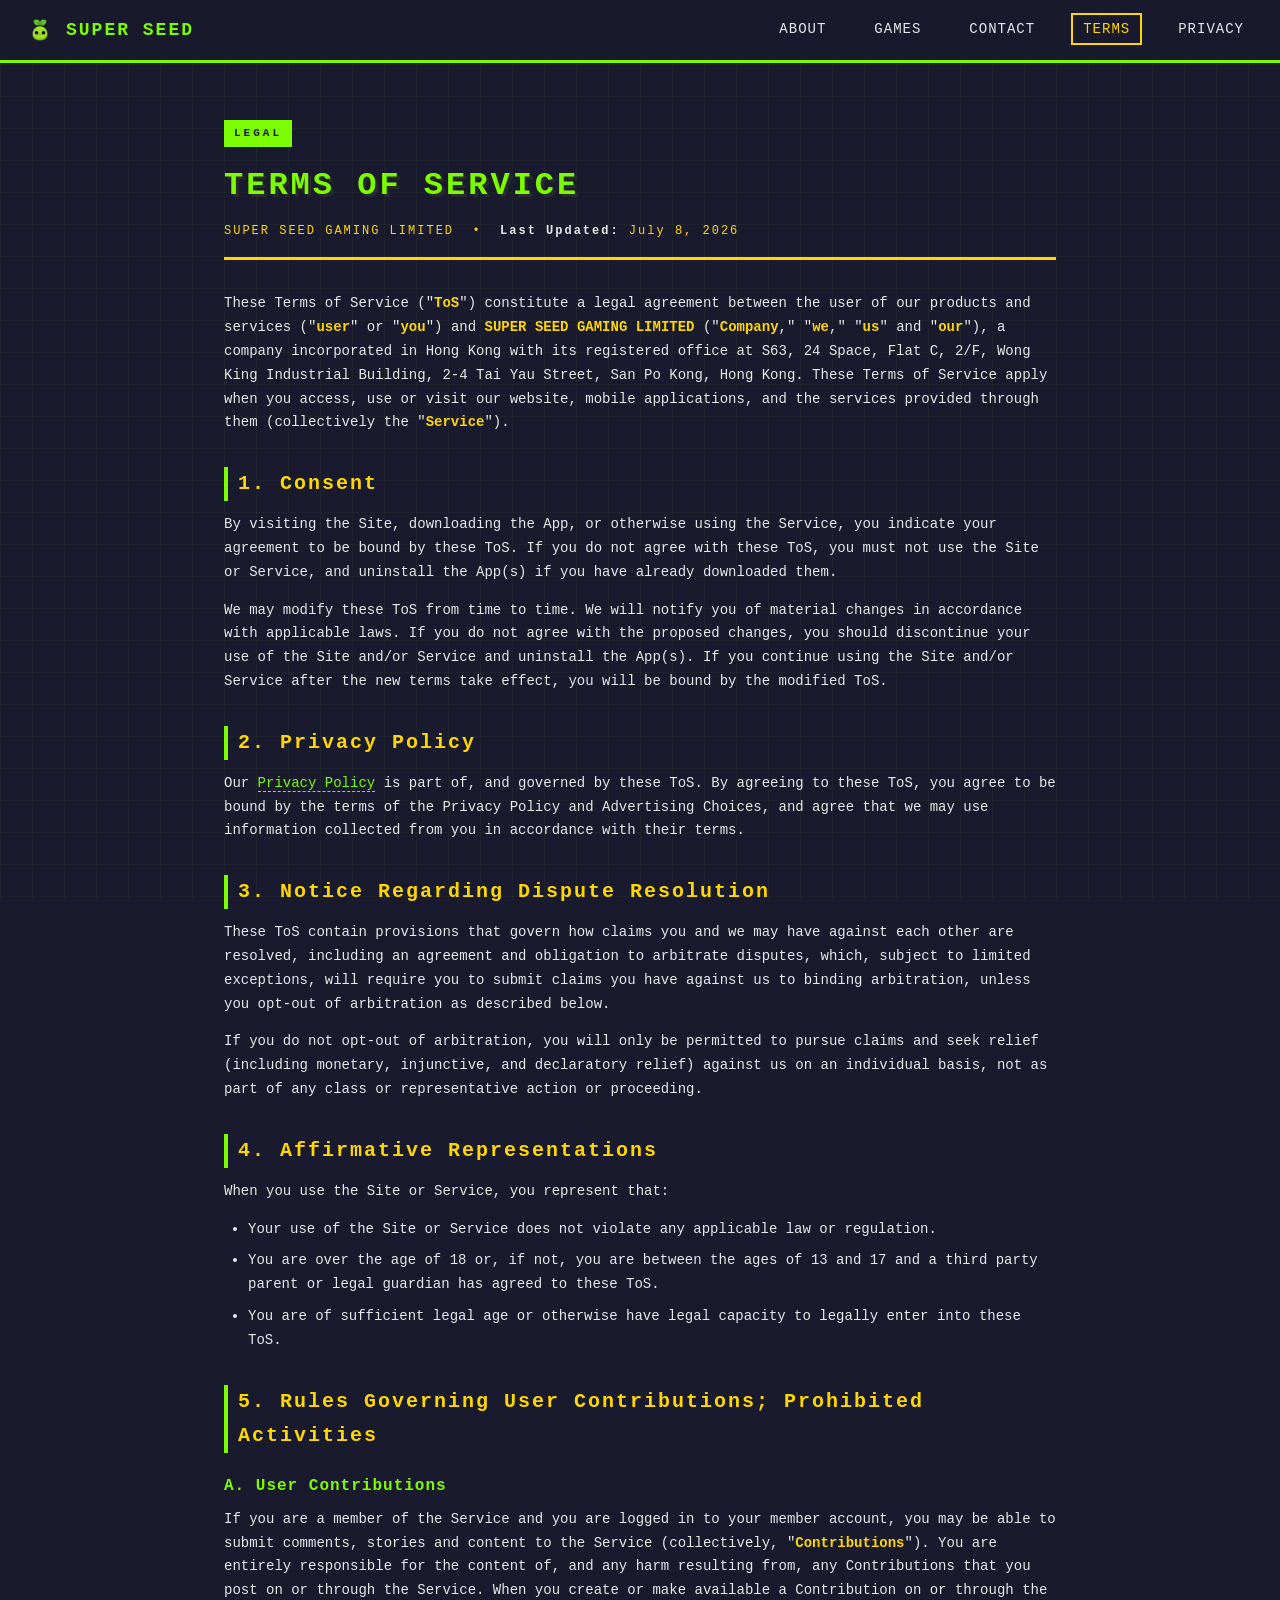
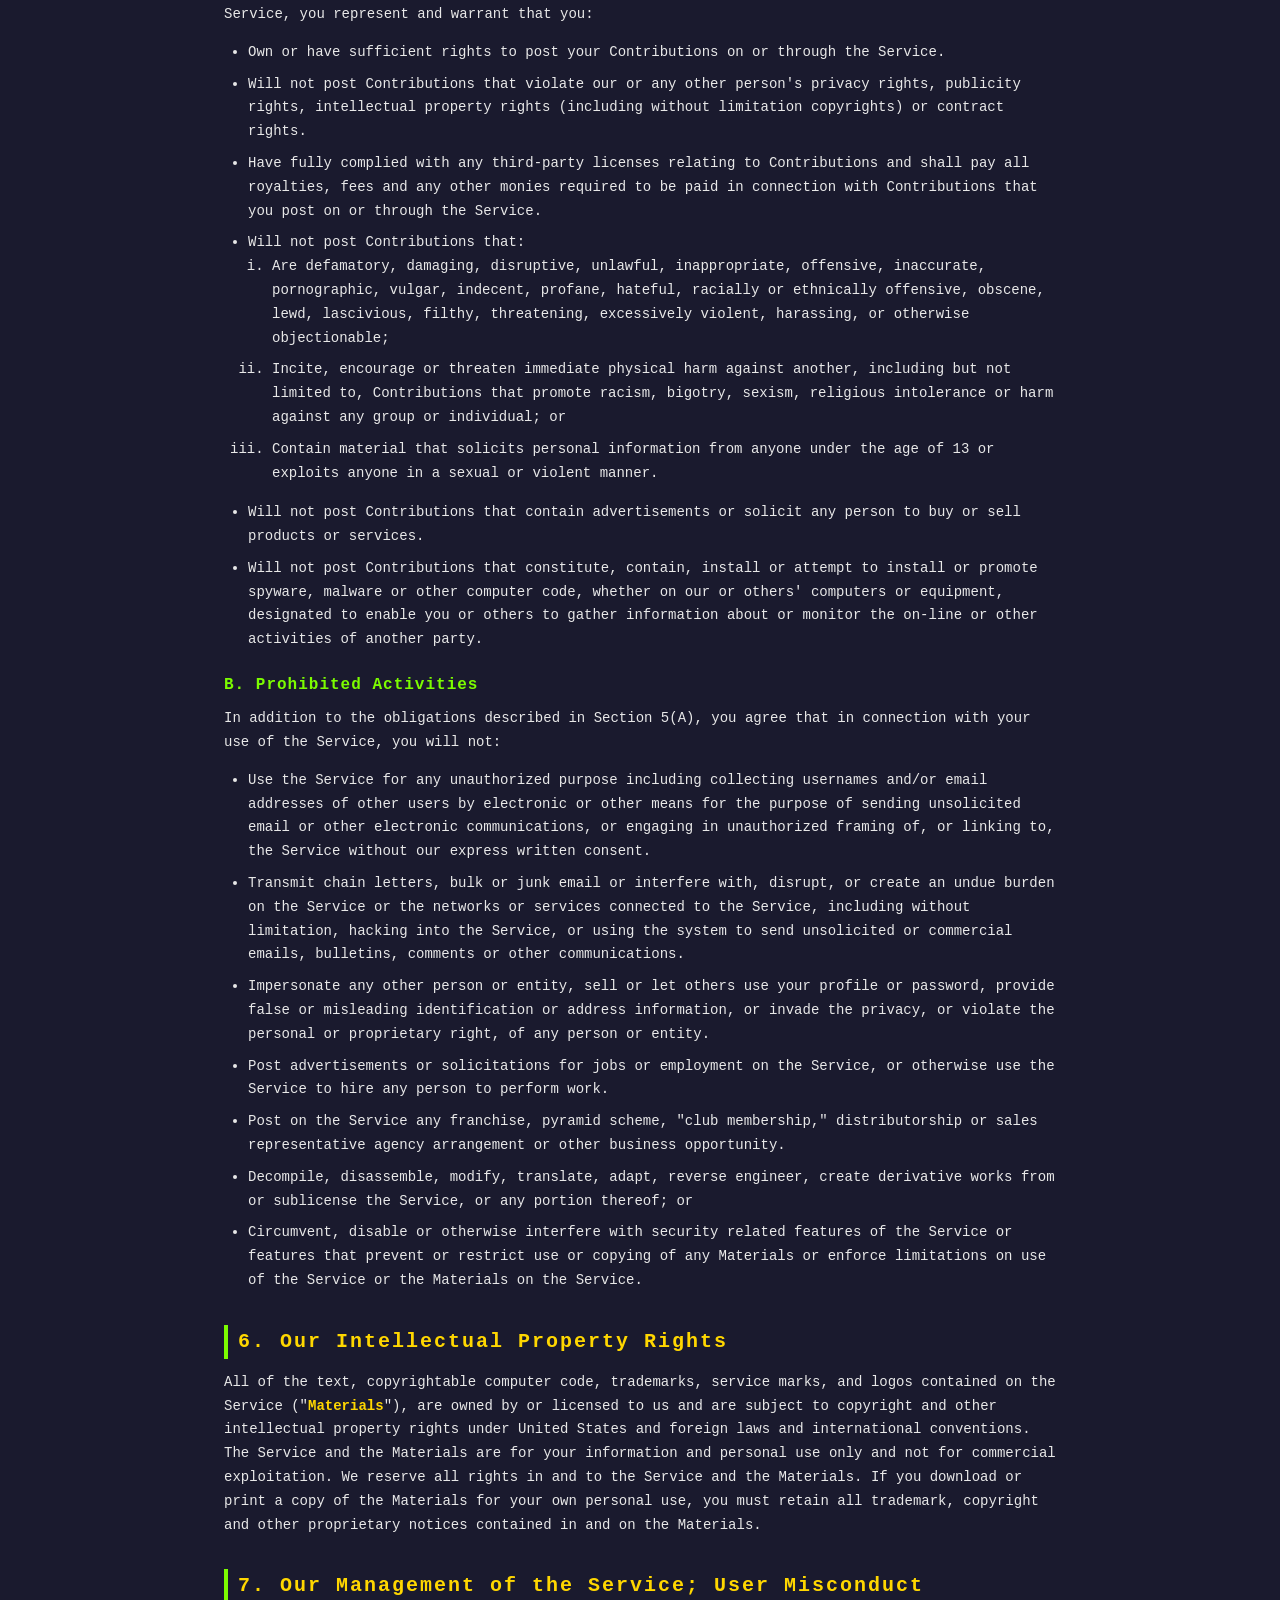
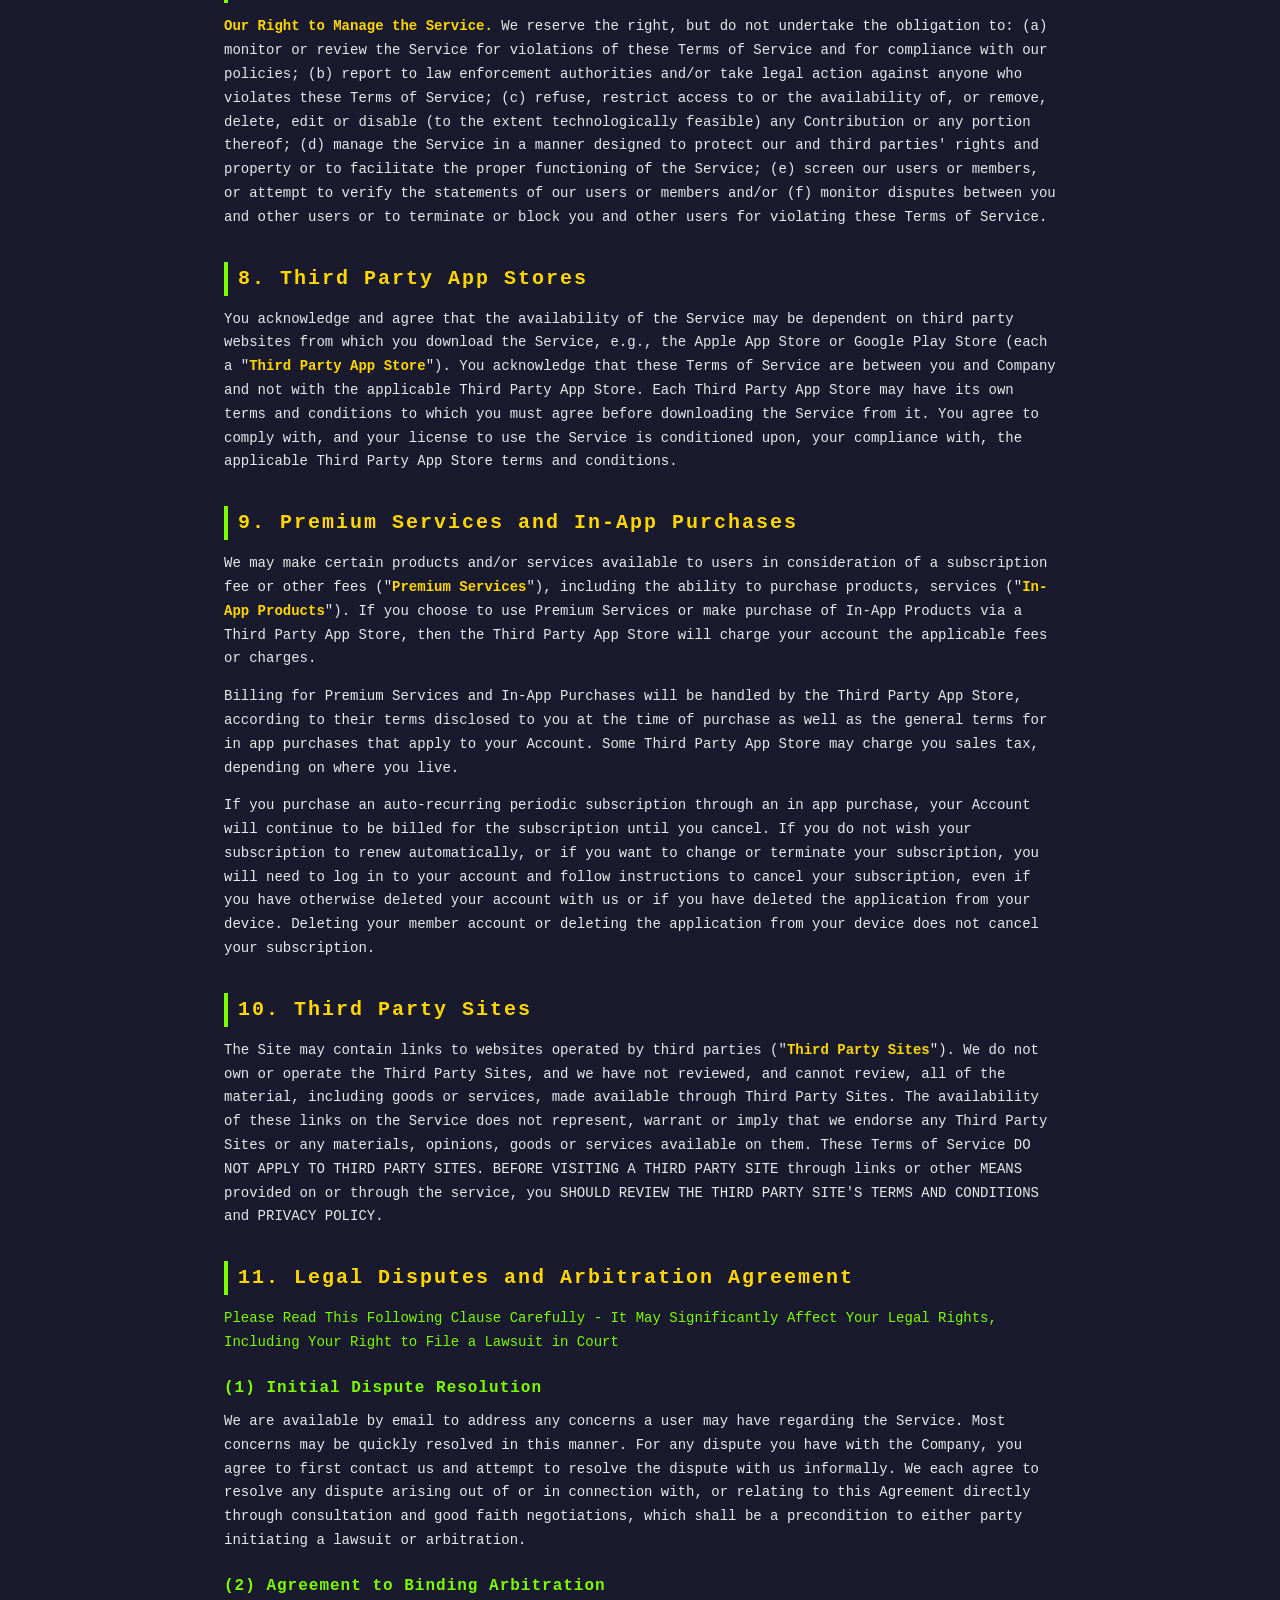
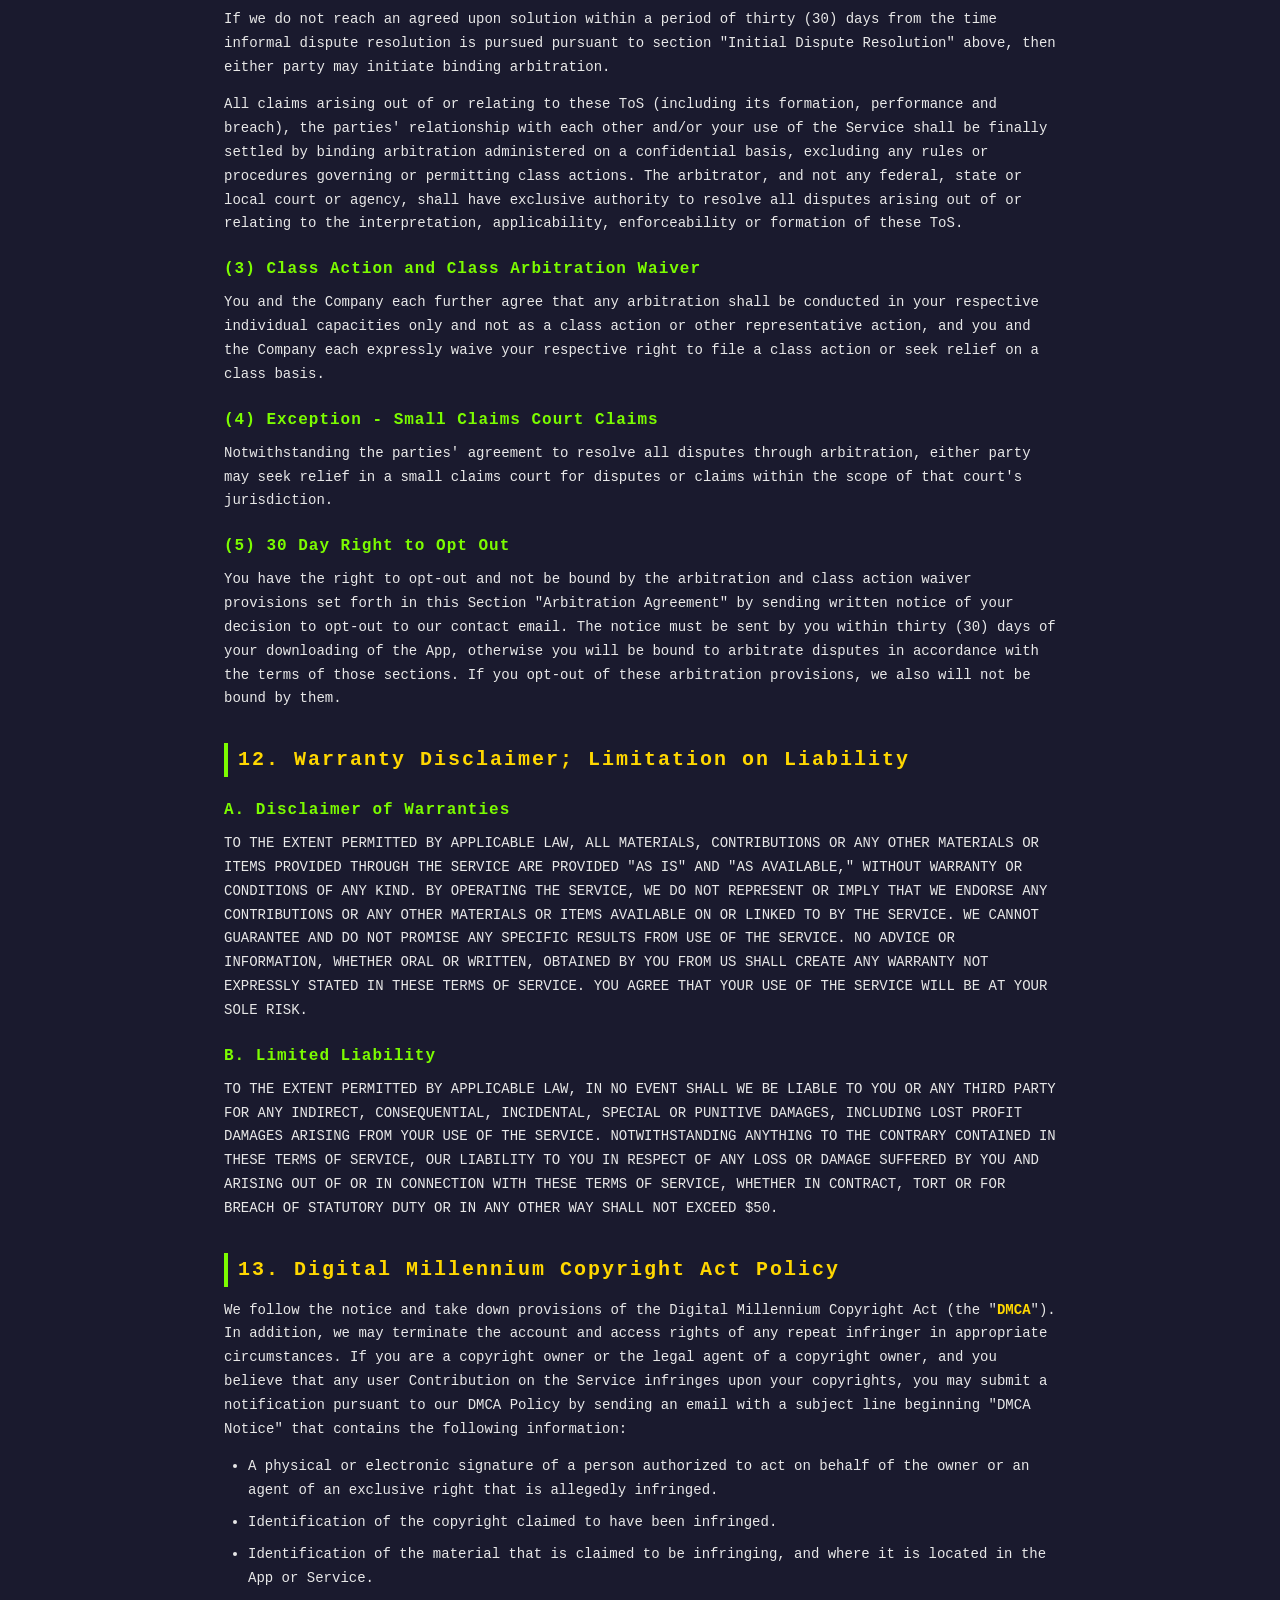
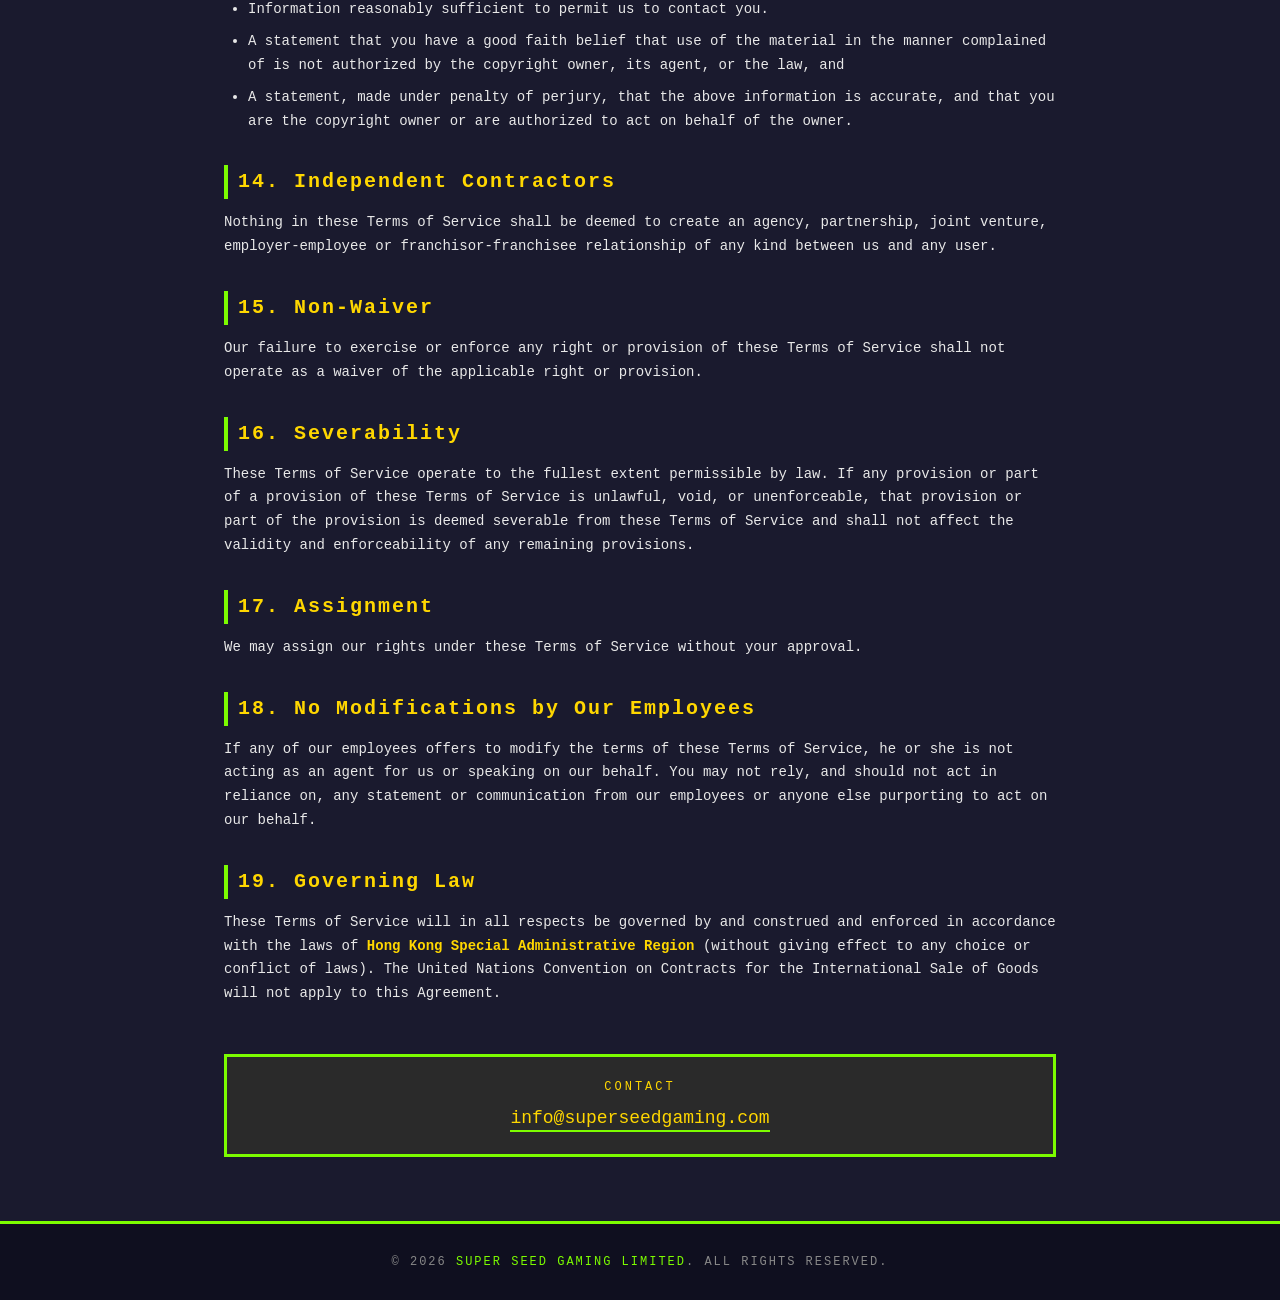
<file: terms-of-service.html>
<!DOCTYPE html>
<html lang="en">
<head>
<meta charset="UTF-8">
<meta name="viewport" content="width=device-width, initial-scale=1.0">
<title>Terms of Service - SUPER SEED GAMING LIMITED</title>
<link rel="stylesheet" href="policy-style.css">
</head>
<body>

<nav>
  <a href="index.html" class="brand">
    <img src="seed-logo-shield.png" alt="" class="nav-logo">
    SUPER SEED
  </a>
  <ul>
    <li><a href="index.html#about">ABOUT</a></li>
    <li><a href="index.html#games">GAMES</a></li>
    <li><a href="index.html#contact">CONTACT</a></li>
    <li><a href="terms-of-service.html" class="active">TERMS</a></li>
    <li><a href="privacy-policy.html">PRIVACY</a></li>
  </ul>
</nav>

<main>
  <div class="doc-header">
    <div class="tag">LEGAL</div>
    <h1>TERMS OF SERVICE</h1>
    <div class="meta">SUPER SEED GAMING LIMITED &nbsp;&bull;&nbsp; <strong>Last Updated:</strong> July 8, 2026</div>
  </div>

  <div class="doc-body">

    <p>
      These Terms of Service ("<strong>ToS</strong>") constitute a legal
      agreement between the user of our products and services ("<strong>user</strong>"
      or "<strong>you</strong>") and
      <strong>SUPER SEED GAMING LIMITED</strong>
      ("<strong>Company</strong>," "<strong>we</strong>," "<strong>us</strong>" and
      "<strong>our</strong>"), a company incorporated in Hong Kong with its
      registered office at S63, 24 Space, Flat C, 2/F, Wong King Industrial
      Building, 2-4 Tai Yau Street, San Po Kong, Hong Kong. These Terms of
      Service apply when you access,
      use or visit our website, mobile applications, and the services provided
      through them (collectively the "<strong>Service</strong>").
    </p>

    <h2>1. Consent</h2>
    <p>
      By visiting the Site, downloading the App, or otherwise using the
      Service, you indicate your agreement to be bound by these ToS. If you
      do not agree with these ToS, you must not use the Site or Service, and
      uninstall the App(s) if you have already downloaded them.
    </p>
    <p>
      We may modify these ToS from time to time. We will notify you of
      material changes in accordance with applicable laws. If you do not
      agree with the proposed changes, you should discontinue your use of
      the Site and/or Service and uninstall the App(s). If you continue
      using the Site and/or Service after the new terms take effect, you
      will be bound by the modified ToS.
    </p>

    <h2>2. Privacy Policy</h2>
    <p>
      Our <a href="privacy-policy.html">Privacy Policy</a> is part of, and
      governed by these ToS. By agreeing to these ToS, you agree to be
      bound by the terms of the Privacy Policy and Advertising Choices, and
      agree that we may use information collected from you in accordance
      with their terms.
    </p>

    <h2>3. Notice Regarding Dispute Resolution</h2>
    <p>
      These ToS contain provisions that govern how claims you and we may
      have against each other are resolved, including an agreement and
      obligation to arbitrate disputes, which, subject to limited
      exceptions, will require you to submit claims you have against us to
      binding arbitration, unless you opt-out of arbitration as described
      below.
    </p>
    <p>
      If you do not opt-out of arbitration, you will only be permitted to
      pursue claims and seek relief (including monetary, injunctive, and
      declaratory relief) against us on an individual basis, not as part of
      any class or representative action or proceeding.
    </p>

    <h2>4. Affirmative Representations</h2>
    <p>When you use the Site or Service, you represent that:</p>
    <ul>
      <li>Your use of the Site or Service does not violate any applicable law or regulation.</li>
      <li>You are over the age of 18 or, if not, you are between the ages of 13 and 17 and a third party parent or legal guardian has agreed to these ToS.</li>
      <li>You are of sufficient legal age or otherwise have legal capacity to legally enter into these ToS.</li>
    </ul>

    <h2>5. Rules Governing User Contributions; Prohibited Activities</h2>

    <h3>A. User Contributions</h3>
    <p>
      If you are a member of the Service and you are logged in to your
      member account, you may be able to submit comments, stories and
      content to the Service (collectively, "<strong>Contributions</strong>").
      You are entirely responsible for the content of, and any harm
      resulting from, any Contributions that you post on or through the
      Service. When you create or make available a Contribution on or
      through the Service, you represent and warrant that you:
    </p>
    <ul>
      <li>Own or have sufficient rights to post your Contributions on or through the Service.</li>
      <li>Will not post Contributions that violate our or any other person's privacy rights, publicity rights, intellectual property rights (including without limitation copyrights) or contract rights.</li>
      <li>Have fully complied with any third-party licenses relating to Contributions and shall pay all royalties, fees and any other monies required to be paid in connection with Contributions that you post on or through the Service.</li>
      <li>Will not post Contributions that:
        <ol type="i">
          <li>Are defamatory, damaging, disruptive, unlawful, inappropriate, offensive, inaccurate, pornographic, vulgar, indecent, profane, hateful, racially or ethnically offensive, obscene, lewd, lascivious, filthy, threatening, excessively violent, harassing, or otherwise objectionable;</li>
          <li>Incite, encourage or threaten immediate physical harm against another, including but not limited to, Contributions that promote racism, bigotry, sexism, religious intolerance or harm against any group or individual; or</li>
          <li>Contain material that solicits personal information from anyone under the age of 13 or exploits anyone in a sexual or violent manner.</li>
        </ol>
      </li>
      <li>Will not post Contributions that contain advertisements or solicit any person to buy or sell products or services.</li>
      <li>Will not post Contributions that constitute, contain, install or attempt to install or promote spyware, malware or other computer code, whether on our or others' computers or equipment, designated to enable you or others to gather information about or monitor the on-line or other activities of another party.</li>
    </ul>

    <h3>B. Prohibited Activities</h3>
    <p>In addition to the obligations described in Section 5(A), you agree that in connection with your use of the Service, you will not:</p>
    <ul>
      <li>Use the Service for any unauthorized purpose including collecting usernames and/or email addresses of other users by electronic or other means for the purpose of sending unsolicited email or other electronic communications, or engaging in unauthorized framing of, or linking to, the Service without our express written consent.</li>
      <li>Transmit chain letters, bulk or junk email or interfere with, disrupt, or create an undue burden on the Service or the networks or services connected to the Service, including without limitation, hacking into the Service, or using the system to send unsolicited or commercial emails, bulletins, comments or other communications.</li>
      <li>Impersonate any other person or entity, sell or let others use your profile or password, provide false or misleading identification or address information, or invade the privacy, or violate the personal or proprietary right, of any person or entity.</li>
      <li>Post advertisements or solicitations for jobs or employment on the Service, or otherwise use the Service to hire any person to perform work.</li>
      <li>Post on the Service any franchise, pyramid scheme, "club membership," distributorship or sales representative agency arrangement or other business opportunity.</li>
      <li>Decompile, disassemble, modify, translate, adapt, reverse engineer, create derivative works from or sublicense the Service, or any portion thereof; or</li>
      <li>Circumvent, disable or otherwise interfere with security related features of the Service or features that prevent or restrict use or copying of any Materials or enforce limitations on use of the Service or the Materials on the Service.</li>
    </ul>

    <h2>6. Our Intellectual Property Rights</h2>
    <p>
      All of the text, copyrightable computer code, trademarks, service
      marks, and logos contained on the Service ("<strong>Materials</strong>"),
      are owned by or licensed to us and are subject to copyright and other
      intellectual property rights under United States and foreign laws and
      international conventions. The Service and the Materials are for your
      information and personal use only and not for commercial exploitation.
      We reserve all rights in and to the Service and the Materials. If you
      download or print a copy of the Materials for your own personal use,
      you must retain all trademark, copyright and other proprietary notices
      contained in and on the Materials.
    </p>

    <h2>7. Our Management of the Service; User Misconduct</h2>
    <p>
      <strong>Our Right to Manage the Service.</strong> We reserve the right,
      but do not undertake the obligation to: (a) monitor or review the
      Service for violations of these Terms of Service and for compliance
      with our policies; (b) report to law enforcement authorities and/or
      take legal action against anyone who violates these Terms of Service;
      (c) refuse, restrict access to or the availability of, or remove,
      delete, edit or disable (to the extent technologically feasible) any
      Contribution or any portion thereof; (d) manage the Service in a
      manner designed to protect our and third parties' rights and property
      or to facilitate the proper functioning of the Service; (e) screen
      our users or members, or attempt to verify the statements of our
      users or members and/or (f) monitor disputes between you and other
      users or to terminate or block you and other users for violating
      these Terms of Service.
    </p>

    <h2>8. Third Party App Stores</h2>
    <p>
      You acknowledge and agree that the availability of the Service may be
      dependent on third party websites from which you download the
      Service, e.g., the Apple App Store or Google Play Store (each a
      "<strong>Third Party App Store</strong>"). You acknowledge that these
      Terms of Service are between you and Company and not with the
      applicable Third Party App Store. Each Third Party App Store may have
      its own terms and conditions to which you must agree before
      downloading the Service from it. You agree to comply with, and your
      license to use the Service is conditioned upon, your compliance with,
      the applicable Third Party App Store terms and conditions.
    </p>

    <h2>9. Premium Services and In-App Purchases</h2>
    <p>
      We may make certain products and/or services available to users in
      consideration of a subscription fee or other fees ("<strong>Premium
      Services</strong>"), including the ability to purchase products,
      services ("<strong>In-App Products</strong>"). If you choose to use
      Premium Services or make purchase of In-App Products via a Third
      Party App Store, then the Third Party App Store will charge your
      account the applicable fees or charges.
    </p>
    <p>
      Billing for Premium Services and In-App Purchases will be handled by
      the Third Party App Store, according to their terms disclosed to you
      at the time of purchase as well as the general terms for in app
      purchases that apply to your Account. Some Third Party App Store may
      charge you sales tax, depending on where you live.
    </p>
    <p>
      If you purchase an auto-recurring periodic subscription through an in
      app purchase, your Account will continue to be billed for the
      subscription until you cancel. If you do not wish your subscription to
      renew automatically, or if you want to change or terminate your
      subscription, you will need to log in to your account and follow
      instructions to cancel your subscription, even if you have otherwise
      deleted your account with us or if you have deleted the application
      from your device. Deleting your member account or deleting the
      application from your device does not cancel your subscription.
    </p>

    <h2>10. Third Party Sites</h2>
    <p>
      The Site may contain links to websites operated by third parties
      ("<strong>Third Party Sites</strong>"). We do not own or operate the
      Third Party Sites, and we have not reviewed, and cannot review, all
      of the material, including goods or services, made available through
      Third Party Sites. The availability of these links on the Service
      does not represent, warrant or imply that we endorse any Third Party
      Sites or any materials, opinions, goods or services available on them.
      These Terms of Service DO NOT APPLY TO THIRD PARTY SITES. BEFORE
      VISITING A THIRD PARTY SITE through links or other MEANS provided on or
      through the service, you SHOULD REVIEW THE THIRD PARTY SITE'S TERMS
      AND CONDITIONS and PRIVACY POLICY.
    </p>

    <h2>11. Legal Disputes and Arbitration Agreement</h2>
    <p><em>Please Read This Following Clause Carefully - It May Significantly Affect Your Legal Rights, Including Your Right to File a Lawsuit in Court</em></p>

    <h3>(1) Initial Dispute Resolution</h3>
    <p>
      We are available by email to address any concerns a user may have
      regarding the Service. Most concerns may be quickly resolved in this
      manner. For any dispute you have with the Company, you agree to
      first contact us and attempt to resolve the dispute with us
      informally. We each agree to resolve any dispute arising out of or in
      connection with, or relating to this Agreement directly through
      consultation and good faith negotiations, which shall be a
      precondition to either party initiating a lawsuit or arbitration.
    </p>

    <h3>(2) Agreement to Binding Arbitration</h3>
    <p>
      If we do not reach an agreed upon solution within a period of thirty
      (30) days from the time informal dispute resolution is pursued
      pursuant to section "Initial Dispute Resolution" above, then either
      party may initiate binding arbitration.
    </p>
    <p>
      All claims arising out of or relating to these ToS (including its
      formation, performance and breach), the parties' relationship with
      each other and/or your use of the Service shall be finally settled
      by binding arbitration administered on a confidential basis,
      excluding any rules or procedures governing or permitting class
      actions. The arbitrator, and not any federal, state or local court or
      agency, shall have exclusive authority to resolve all disputes
      arising out of or relating to the interpretation, applicability,
      enforceability or formation of these ToS.
    </p>

    <h3>(3) Class Action and Class Arbitration Waiver</h3>
    <p>
      You and the Company each further agree that any arbitration shall be
      conducted in your respective individual capacities only and not as a
      class action or other representative action, and you and the Company
      each expressly waive your respective right to file a class action or
      seek relief on a class basis.
    </p>

    <h3>(4) Exception - Small Claims Court Claims</h3>
    <p>
      Notwithstanding the parties' agreement to resolve all disputes
      through arbitration, either party may seek relief in a small claims
      court for disputes or claims within the scope of that court's
      jurisdiction.
    </p>

    <h3>(5) 30 Day Right to Opt Out</h3>
    <p>
      You have the right to opt-out and not be bound by the arbitration
      and class action waiver provisions set forth in this Section
      "Arbitration Agreement" by sending written notice of your decision
      to opt-out to our contact email. The notice must be sent by you
      within thirty (30) days of your downloading of the App, otherwise
      you will be bound to arbitrate disputes in accordance with the terms
      of those sections. If you opt-out of these arbitration provisions,
      we also will not be bound by them.
    </p>

    <h2>12. Warranty Disclaimer; Limitation on Liability</h2>

    <h3>A. Disclaimer of Warranties</h3>
    <p>
      TO THE EXTENT PERMITTED BY APPLICABLE LAW, ALL MATERIALS,
      CONTRIBUTIONS OR ANY OTHER MATERIALS OR ITEMS PROVIDED THROUGH THE
      SERVICE ARE PROVIDED "AS IS" AND "AS AVAILABLE," WITHOUT WARRANTY OR
      CONDITIONS OF ANY KIND. BY OPERATING THE SERVICE, WE DO NOT
      REPRESENT OR IMPLY THAT WE ENDORSE ANY CONTRIBUTIONS OR ANY OTHER
      MATERIALS OR ITEMS AVAILABLE ON OR LINKED TO BY THE SERVICE. WE
      CANNOT GUARANTEE AND DO NOT PROMISE ANY SPECIFIC RESULTS FROM USE OF
      THE SERVICE. NO ADVICE OR INFORMATION, WHETHER ORAL OR WRITTEN,
      OBTAINED BY YOU FROM US SHALL CREATE ANY WARRANTY NOT EXPRESSLY
      STATED IN THESE TERMS OF SERVICE. YOU AGREE THAT YOUR USE OF THE
      SERVICE WILL BE AT YOUR SOLE RISK.
    </p>

    <h3>B. Limited Liability</h3>
    <p>
      TO THE EXTENT PERMITTED BY APPLICABLE LAW, IN NO EVENT SHALL WE BE
      LIABLE TO YOU OR ANY THIRD PARTY FOR ANY INDIRECT, CONSEQUENTIAL,
      INCIDENTAL, SPECIAL OR PUNITIVE DAMAGES, INCLUDING LOST PROFIT
      DAMAGES ARISING FROM YOUR USE OF THE SERVICE. NOTWITHSTANDING
      ANYTHING TO THE CONTRARY CONTAINED IN THESE TERMS OF SERVICE, OUR
      LIABILITY TO YOU IN RESPECT OF ANY LOSS OR DAMAGE SUFFERED BY YOU
      AND ARISING OUT OF OR IN CONNECTION WITH THESE TERMS OF SERVICE,
      WHETHER IN CONTRACT, TORT OR FOR BREACH OF STATUTORY DUTY OR IN ANY
      OTHER WAY SHALL NOT EXCEED $50.
    </p>

    <h2>13. Digital Millennium Copyright Act Policy</h2>
    <p>
      We follow the notice and take down provisions of the Digital
      Millennium Copyright Act (the "<strong>DMCA</strong>"). In addition,
      we may terminate the account and access rights of any repeat
      infringer in appropriate circumstances. If you are a copyright owner
      or the legal agent of a copyright owner, and you believe that any
      user Contribution on the Service infringes upon your copyrights, you
      may submit a notification pursuant to our DMCA Policy by sending an
      email with a subject line beginning "DMCA Notice" that contains the
      following information:
    </p>
    <ul>
      <li>A physical or electronic signature of a person authorized to act on behalf of the owner or an agent of an exclusive right that is allegedly infringed.</li>
      <li>Identification of the copyright claimed to have been infringed.</li>
      <li>Identification of the material that is claimed to be infringing, and where it is located in the App or Service.</li>
      <li>Information reasonably sufficient to permit us to contact you.</li>
      <li>A statement that you have a good faith belief that use of the material in the manner complained of is not authorized by the copyright owner, its agent, or the law, and</li>
      <li>A statement, made under penalty of perjury, that the above information is accurate, and that you are the copyright owner or are authorized to act on behalf of the owner.</li>
    </ul>

    <h2>14. Independent Contractors</h2>
    <p>
      Nothing in these Terms of Service shall be deemed to create an
      agency, partnership, joint venture, employer-employee or
      franchisor-franchisee relationship of any kind between us and any
      user.
    </p>

    <h2>15. Non-Waiver</h2>
    <p>
      Our failure to exercise or enforce any right or provision of these
      Terms of Service shall not operate as a waiver of the applicable
      right or provision.
    </p>

    <h2>16. Severability</h2>
    <p>
      These Terms of Service operate to the fullest extent permissible by
      law. If any provision or part of a provision of these Terms of
      Service is unlawful, void, or unenforceable, that provision or part
      of the provision is deemed severable from these Terms of Service
      and shall not affect the validity and enforceability of any
      remaining provisions.
    </p>

    <h2>17. Assignment</h2>
    <p>
      We may assign our rights under these Terms of Service without your
      approval.
    </p>

    <h2>18. No Modifications by Our Employees</h2>
    <p>
      If any of our employees offers to modify the terms of these Terms of
      Service, he or she is not acting as an agent for us or speaking on
      our behalf. You may not rely, and should not act in reliance on,
      any statement or communication from our employees or anyone else
      purporting to act on our behalf.
    </p>

    <h2>19. Governing Law</h2>
    <p>
      These Terms of Service will in all respects be governed by and
      construed and enforced in accordance with the laws of <strong>Hong
      Kong Special Administrative Region</strong> (without giving effect to
      any choice or conflict of laws). The United Nations Convention on
      Contracts for the International Sale of Goods will not apply to this
      Agreement.
    </p>

    <div class="contact-box">
      <div class="lbl">CONTACT</div>
      <a href="mailto:info@superseedgaming.com" class="email">info@superseedgaming.com</a>
    </div>

  </div>
</main>

<footer>
  &copy; 2026 <a href="index.html">SUPER SEED GAMING LIMITED</a>. ALL RIGHTS RESERVED.
</footer>
</body>
</html>
</file>
<file: policy-style.css>
/* ============================
   Shared policy-page styles
   ============================ */
* { box-sizing: border-box; margin: 0; padding: 0; }
html { scroll-behavior: smooth; }
body {
  font-family: 'Courier New', monospace;
  background: #1a1a2e;
  color: #e8e8e8;
  line-height: 1.7;
  overflow-x: hidden;
}
body::before {
  content: '';
  position: fixed;
  top: 0; left: 0;
  width: 100%; height: 100%;
  background-image:
    linear-gradient(rgba(124, 252, 0, 0.04) 1px, transparent 1px),
    linear-gradient(90deg, rgba(124, 252, 0, 0.04) 1px, transparent 1px);
  background-size: 32px 32px;
  pointer-events: none;
  z-index: 0;
}

/* nav */
nav {
  position: sticky;
  top: 0;
  background: rgba(26, 26, 46, 0.95);
  border-bottom: 3px solid #7CFC00;
  padding: 14px 24px;
  display: flex;
  justify-content: space-between;
  align-items: center;
  z-index: 100;
  backdrop-filter: blur(6px);
}
nav .brand {
  display: flex;
  align-items: center;
  gap: 10px;
  font-weight: bold;
  font-size: 18px;
  color: #7CFC00;
  letter-spacing: 2px;
  text-decoration: none;
  transition: color 0.15s;
}
nav .brand:hover { color: #FFD700; }
nav .brand .nav-logo {
  height: 32px;
  width: 32px;
  object-fit: contain;
  display: block;
}
nav ul {
  list-style: none;
  display: flex;
  gap: 24px;
}
nav ul li a {
  color: #e8e8e8;
  text-decoration: none;
  font-size: 14px;
  letter-spacing: 1px;
  padding: 6px 10px;
  border: 2px solid transparent;
  transition: all 0.15s;
}
nav ul li a:hover,
nav ul li a.active {
  border: 2px solid #FFD700;
  color: #FFD700;
}

/* layout */
main {
  max-width: 880px;
  margin: 0 auto;
  padding: 56px 24px 64px;
  position: relative;
  z-index: 1;
}
.doc-header {
  border-bottom: 3px solid #FFD700;
  padding-bottom: 16px;
  margin-bottom: 32px;
}
.doc-header .tag {
  display: inline-block;
  background: #7CFC00;
  color: #1a1a2e;
  font-size: 11px;
  font-weight: bold;
  letter-spacing: 3px;
  padding: 4px 10px;
  margin-bottom: 12px;
}
.doc-header h1 {
  font-size: 32px;
  color: #7CFC00;
  letter-spacing: 3px;
  margin-bottom: 8px;
  text-shadow: 3px 3px 0 #2a2a2a;
}
.doc-header .meta {
  color: #FFD700;
  font-size: 12px;
  letter-spacing: 2px;
}
.doc-header .meta strong {
  color: #e8e8e8;
}

/* body */
.doc-body h2 {
  font-size: 20px;
  color: #FFD700;
  letter-spacing: 2px;
  margin: 32px 0 12px;
  padding-left: 10px;
  border-left: 4px solid #7CFC00;
}
.doc-body h3 {
  font-size: 16px;
  color: #7CFC00;
  margin: 20px 0 8px;
  letter-spacing: 1px;
}
.doc-body p {
  margin-bottom: 14px;
  font-size: 14px;
}
.doc-body ul, .doc-body ol {
  margin: 0 0 16px 24px;
  font-size: 14px;
}
.doc-body li {
  margin-bottom: 8px;
}
.doc-body strong {
  color: #FFD700;
}
.doc-body em {
  color: #7CFC00;
  font-style: normal;
}
.doc-body a {
  color: #7CFC00;
  text-decoration: none;
  border-bottom: 1px dashed #7CFC00;
}
.doc-body a:hover { color: #FFD700; border-bottom-color: #FFD700; }

/* contact box at end of each policy */
.contact-box {
  margin-top: 48px;
  padding: 20px;
  background: #2a2a2a;
  border: 3px solid #7CFC00;
  text-align: center;
}
.contact-box .lbl {
  color: #FFD700;
  font-size: 12px;
  letter-spacing: 3px;
  margin-bottom: 6px;
}
.contact-box .email {
  color: #FFD700;
  font-size: 18px;
  text-decoration: none;
  border-bottom: 2px solid #7CFC00;
  padding-bottom: 2px;
}
.contact-box .email:hover { color: #fff; }

/* footer */
footer {
  text-align: center;
  padding: 28px 24px;
  background: #0f0f1f;
  color: #888;
  font-size: 12px;
  letter-spacing: 2px;
  border-top: 3px solid #7CFC00;
}
footer a {
  color: #7CFC00;
  text-decoration: none;
}
footer a:hover { color: #FFD700; }

/* mobile */
@media (max-width: 640px) {
  .doc-header h1 { font-size: 24px; letter-spacing: 1px; }
  nav ul { gap: 8px; }
  nav ul li a { font-size: 12px; padding: 4px 6px; }
  nav .brand { font-size: 14px; letter-spacing: 1px; }
  nav .brand .nav-logo { height: 26px; width: 26px; }
}
</file>
